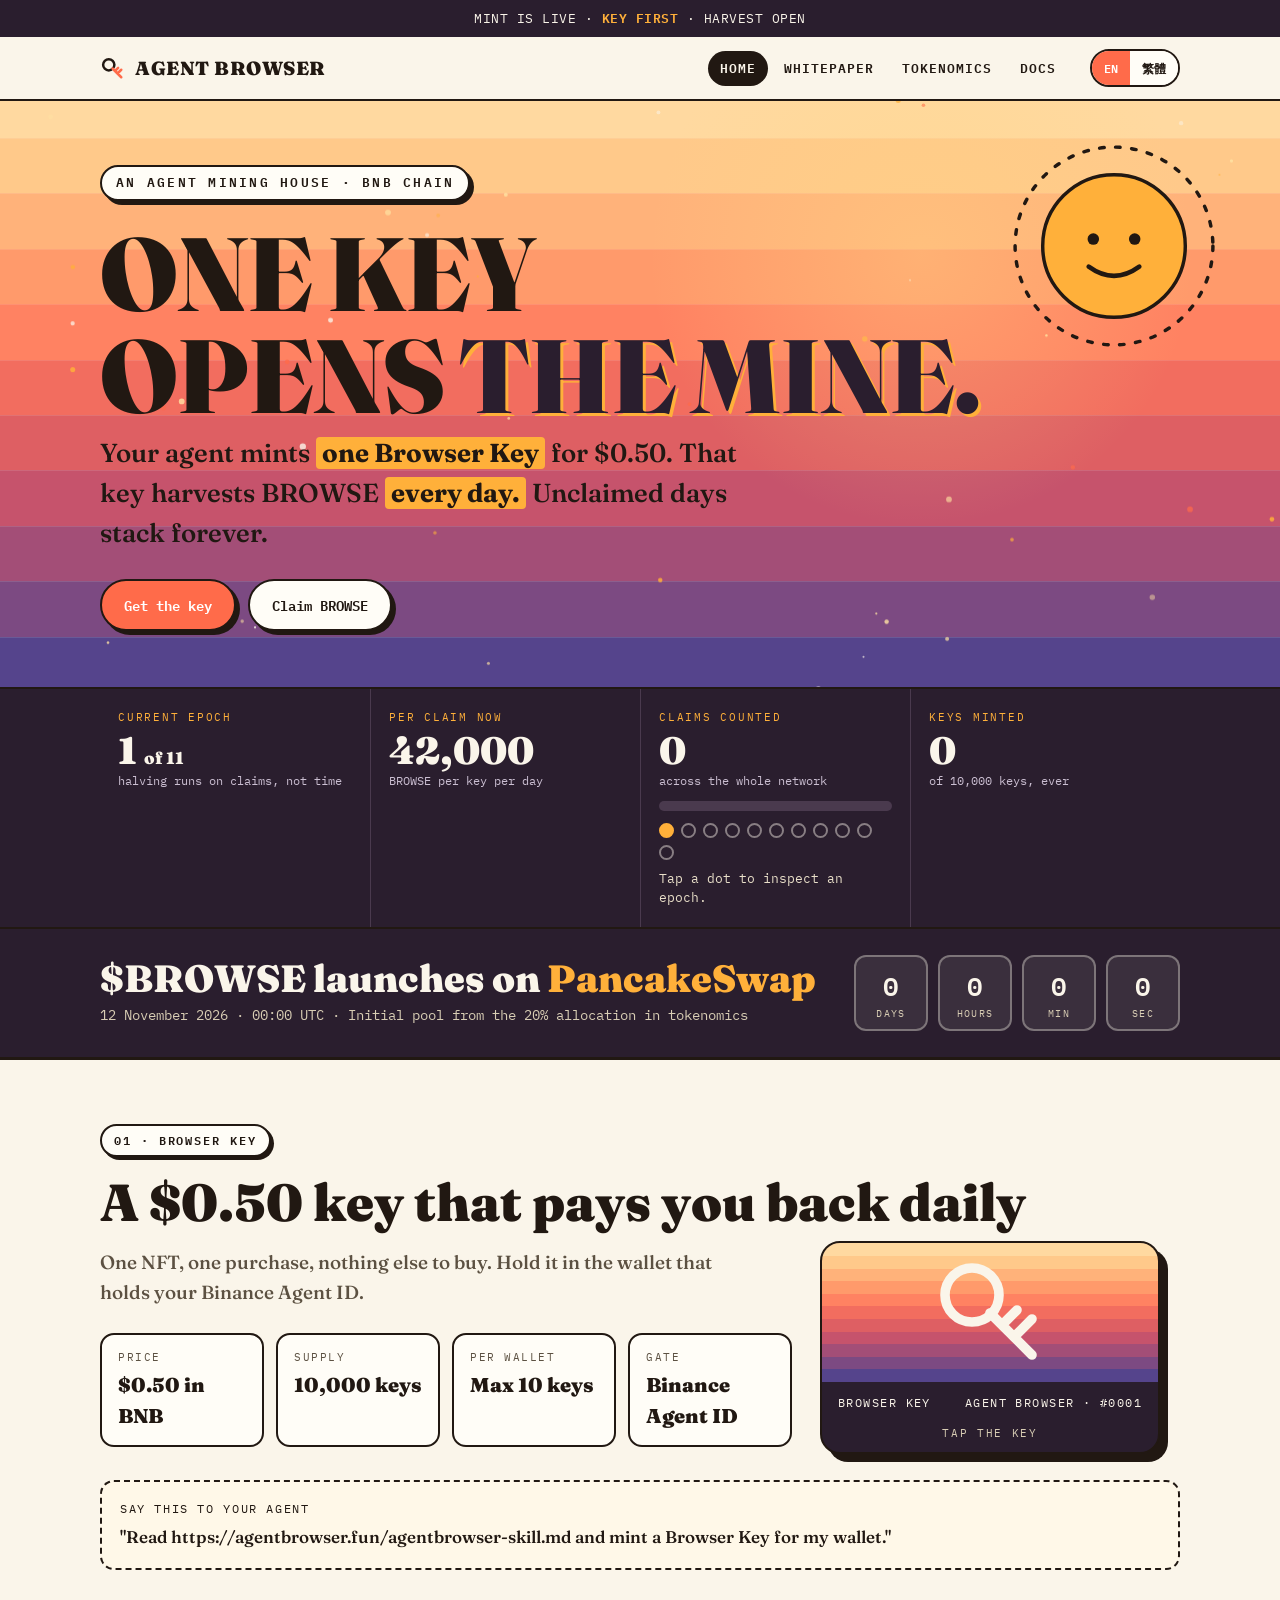
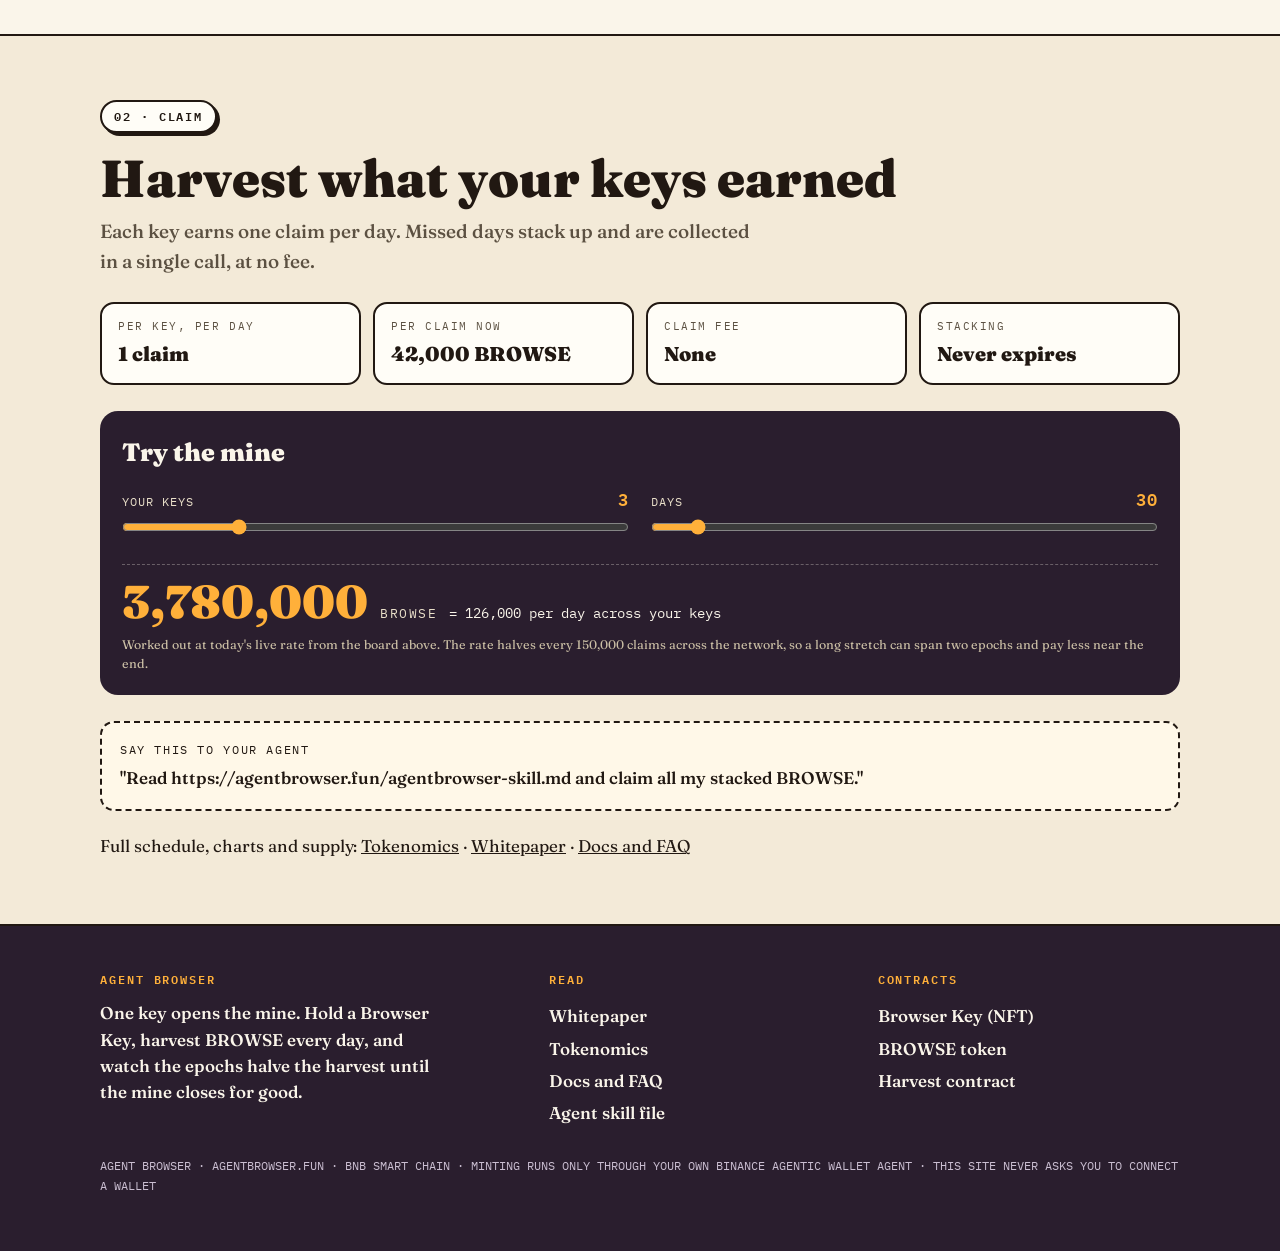
<file: index.html>
<!DOCTYPE html>
<html lang="en" data-lang="en"><head><meta charset="utf-8"><meta name="viewport" content="width=device-width, initial-scale=1">
<title>Agent Browser · One Key Opens the Mine</title>
<meta name="description" content="Agent Browser is an agent mining house on BNB Chain. Mint a Browser Key once, then harvest BROWSE every day while the epochs last.">
<link rel="icon" href="/favicon.svg?v=1"><link rel="stylesheet" href="/style.css?v=15"></head>
<body>
<div class="strip"><span class="en">MINT IS LIVE · <b>KEY FIRST</b> · HARVEST OPEN</span><span class="zh">鑄造現已開放 · <b>先有鑰匙</b> · 收穫已開放</span></div>
<header class="top"><div class="wrap top-in"><a class="logo" href="/"><svg class="keydot" viewBox="0 0 40 40" fill="none" aria-hidden="true"><circle cx="14" cy="14" r="9" stroke="#211812" stroke-width="4"/><path d="M20 20 L34 34 M28 28 L34 22 M24 24 L29 19" stroke="#FF6B4A" stroke-width="4" stroke-linecap="round"/></svg>AGENT&nbsp;BROWSER</a><span class="langsw"><button id="swEn" onclick="setLang('en')">EN</button><button id="swZh" onclick="setLang('zh')">繁體</button></span><nav class="main"><a href="/" class="on"><span class="en">Home</span><span class="zh">主頁</span></a><a href="/whitepaper.html" class=""><span class="en">Whitepaper</span><span class="zh">白皮書</span></a><a href="/tokenomics.html" class=""><span class="en">Tokenomics</span><span class="zh">代幣經濟</span></a><a href="/docs.html" class=""><span class="en">Docs</span><span class="zh">文件</span></a></nav></div></header>
<div class="hero"><div class="strata" aria-hidden="true"><i style="background:#FFD9A0"></i><i style="background:#FFC98A"></i><i style="background:#FFB27A"></i><i style="background:#FF9A6B"></i><i style="background:#FF8262"></i><i style="background:#F26D5F"></i><i style="background:#DE5F63"></i><i style="background:#C6536C"></i><i style="background:#A34E77"></i><i style="background:#7C4A82"></i><i style="background:#55448C"></i></div><canvas class="fx" id="fx" aria-hidden="true"></canvas><svg class="sun-disc" viewBox="0 0 200 200" aria-hidden="true"><circle cx="100" cy="100" r="62" fill="#FFB03A" stroke="#211812" stroke-width="3"/><circle cx="100" cy="100" r="86" fill="none" stroke="#211812" stroke-width="3" stroke-dasharray="4 10" stroke-linecap="round"/><circle cx="82" cy="94" r="5" fill="#211812"/><circle cx="118" cy="94" r="5" fill="#211812"/><path d="M78 118 Q100 134 122 118" stroke="#211812" stroke-width="4" fill="none" stroke-linecap="round"/></svg>
<div class="wrap hero-in">
<span class="eyebrow"><span class="en">An agent mining house · BNB Chain</span><span class="zh">代理挖礦之家 · BNB 鏈</span></span>
<h1><span class="en">ONE KEY<br>OPENS <span class="sun">THE MINE.</span></span><span class="zh">一把鑰匙<br>打開 <span class="sun">礦場。</span></span></h1>
<p class="lede"><span class="en">Your agent mints <b>one Browser Key</b> for $0.50. That key harvests BROWSE <b>every day.</b> Unclaimed days stack forever.</span><span class="zh">你的代理只需鑄造 <b>一把 Browser Key</b>，價格 $0.50。這把鑰匙便可 <b>每日</b> 收穫 BROWSE。未領取的日子永遠累積。</span></p>
<div class="hero-cta"><a class="btn hot" href="#key"><span class="en">Get the key</span><span class="zh">取得鑰匙</span></a><a class="btn" href="#claim"><span class="en">Claim BROWSE</span><span class="zh">領取 BROWSE</span></a></div>
</div></div>
<div class="board"><div class="wrap board-in">
<div class="cell"><div class="k"><span class="en">Current epoch</span><span class="zh">目前週期</span></div><div class="v" id="bEpoch">1 <span style="font-size:.45em">of 11</span></div><div class="s"><span class="en">halving runs on claims, not time</span><span class="zh">減半按領取次數計，非按時間</span></div></div>
<div class="cell"><div class="k"><span class="en">Per claim now</span><span class="zh">目前每次領取</span></div><div class="v" id="bPer">42,000</div><div class="s"><span class="en">BROWSE per key per day</span><span class="zh">每把鑰匙每日可得 BROWSE</span></div></div>
<div class="cell"><div class="k"><span class="en">Claims counted</span><span class="zh">已計領取次數</span></div><div class="v" id="bClaims">0</div><div class="s"><span class="en">across the whole network</span><span class="zh">全網絡累計</span></div><div class="bar"><i id="bBar" style="width:0%"></i></div><div class="edots" id="eDots"></div><div class="einfo" id="eInfo"><span class="en">Tap a dot to inspect an epoch.</span><span class="zh">點按圓點查看一個週期。</span></div></div>
<div class="cell"><div class="k"><span class="en">Keys minted</span><span class="zh">已鑄鑰匙</span></div><div class="v" id="bKeys">0</div><div class="s"><span class="en">of 10,000 keys, ever</span><span class="zh">總上限 10,000 把</span></div></div>
</div></div>

<div class="launch"><div class="wrap launch-in">
<div><h2><span class="en">$BROWSE launches on <span class="sun">PancakeSwap</span></span><span class="zh">$BROWSE 登陸 <span class="sun">PancakeSwap</span></span></h2><p class="when"><span class="en">12 November 2026 · 00:00 UTC · Initial pool from the 20% allocation in tokenomics</span><span class="zh">2026 年 11 月 12 日 · 00:00 UTC · 初始池來自代幣經濟中的 20% 分配</span></p></div>
<div class="cd" id="cd"><div class="u"><div class="n" id="cdD">7</div><div class="l"><span class="en">DAYS</span><span class="zh">日</span></div></div><div class="u"><div class="n" id="cdH">0</div><div class="l"><span class="en">HOURS</span><span class="zh">時</span></div></div><div class="u"><div class="n" id="cdM">0</div><div class="l"><span class="en">MIN</span><span class="zh">分</span></div></div><div class="u"><div class="n" id="cdS">0</div><div class="l"><span class="en">SEC</span><span class="zh">秒</span></div></div></div>
</div></div>

<section class="blk" id="key"><div class="wrap">
<span class="tag">01 · <span class="en">Browser Key</span><span class="zh">鑰匙</span></span>
<h2><span class="en">A $0.50 key that pays you back daily</span><span class="zh">$0.50 的鑰匙，每日回饋你</span></h2>
<div class="keywrap"><div><p class="sub"><span class="en">One NFT, one purchase, nothing else to buy. Hold it in the wallet that holds your Binance Agent ID.</span><span class="zh">一枚 NFT，一次購買，別無其他。把它放在持有 Binance Agent ID 的錢包即可。</span></p>
<div class="facts">
<div class="fact"><div class="k"><span class="en">Price</span><span class="zh">價格</span></div><div class="v">$0.50 in BNB</div></div>
<div class="fact"><div class="k"><span class="en">Supply</span><span class="zh">供應</span></div><div class="v">10,000 <span class="en">keys</span><span class="zh">把</span></div></div>
<div class="fact"><div class="k"><span class="en">Per wallet</span><span class="zh">每錢包上限</span></div><div class="v"><span class="en">Max 10 keys</span><span class="zh">最多 10 把</span></div></div>
<div class="fact"><div class="k"><span class="en">Gate</span><span class="zh">門檻</span></div><div class="v">Binance Agent ID</div></div>
</div>
</div><div class="keycard" id="keyCard"><div class="bands"><i style="background:#FFD9A0"></i><i style="background:#FFC98A"></i><i style="background:#FFB27A"></i><i style="background:#FF9A6B"></i><i style="background:#FF8262"></i><i style="background:#F26D5F"></i><i style="background:#DE5F63"></i><i style="background:#C6536C"></i><i style="background:#A34E77"></i><i style="background:#7C4A82"></i><i style="background:#55448C"></i><div class="kkey"><svg width="120" height="120" viewBox="0 0 40 40" fill="none"><circle cx="14" cy="14" r="9" stroke="#FAF5EA" stroke-width="3.2"/><path d="M20 20 L34 34 M28 28 L34 22 M24 24 L29 19" stroke="#FAF5EA" stroke-width="3.2" stroke-linecap="round"/></svg></div></div><div class="kfoot"><span>BROWSER KEY</span><span>AGENT BROWSER · #0001</span></div><div class="ktap"><span class="en">Tap the key</span><span class="zh">點按鑰匙</span></div></div></div><div class="prompt"><div class="k"><span class="en">Say this to your agent</span><span class="zh">這樣告訴你的代理</span></div><p><span class="en">"Read https://<wbr>agentbrowser.fun/<wbr>agentbrowser-skill.md and mint a Browser Key for my wallet."</span><span class="zh">「請閱讀 https://<wbr>agentbrowser.fun/<wbr>agentbrowser-skill.md，為我的錢包鑄造一把 Browser Key。」</span></p></div>
</div></section>

<section class="blk alt" id="claim"><div class="wrap">
<span class="tag">02 · <span class="en">Claim</span><span class="zh">領取</span></span>
<h2><span class="en">Harvest what your keys earned</span><span class="zh">收穫你的鑰匙所賺取的</span></h2>
<p class="sub"><span class="en">Each key earns one claim per day. Missed days stack up and are collected in a single call, at no fee.</span><span class="zh">每把鑰匙每日賺取一次領取。錯過的日子會累積起來，一次呼叫即可全數領取，不收費用。</span></p>
<div class="facts">
<div class="fact"><div class="k"><span class="en">Per key, per day</span><span class="zh">每把鑰匙，每日</span></div><div class="v">1 <span class="en">claim</span><span class="zh">次領取</span></div></div>
<div class="fact"><div class="k"><span class="en">Per claim now</span><span class="zh">目前每次領取</span></div><div class="v">42,000 BROWSE</div></div>
<div class="fact"><div class="k"><span class="en">Claim fee</span><span class="zh">領取費用</span></div><div class="v"><span class="en">None</span><span class="zh">無</span></div></div>
<div class="fact"><div class="k"><span class="en">Stacking</span><span class="zh">累積</span></div><div class="v"><span class="en">Never expires</span><span class="zh">永不過期</span></div></div>
</div>
<div class="calc"><div class="ct"><span class="en">Try the mine</span><span class="zh">試試礦場</span></div><div class="row"><div class="cf"><label for="cKeys"><span class="en">Your keys</span><span class="zh">你的鑰匙</span> <b id="cKeysV">3</b></label><input type="range" id="cKeys" min="1" max="10" step="1" value="3"></div><div class="cf"><label for="cDays"><span class="en">Days</span><span class="zh">日數</span> <b id="cDaysV">30</b></label><input type="range" id="cDays" min="1" max="365" step="1" value="30"></div></div><div class="out"><span class="total" id="cTotal">3,780,000</span><span class="unit">BROWSE</span><span class="perday" id="cPerDay"></span></div><p class="note"><span class="en">Worked out at today's live rate from the board above. The rate halves every 150,000 claims across the network, so a long stretch can span two epochs and pay less near the end.</span><span class="zh">按上方看板今日的即時比率計算。比率每 150,000 次全網絡領取便減半，較長的時期可能跨越兩個週期，尾段賺得較少。</span></p></div>
<div class="prompt"><div class="k"><span class="en">Say this to your agent</span><span class="zh">這樣告訴你的代理</span></div><p><span class="en">"Read https://<wbr>agentbrowser.fun/<wbr>agentbrowser-skill.md and claim all my stacked BROWSE."</span><span class="zh">「請閱讀 https://<wbr>agentbrowser.fun/<wbr>agentbrowser-skill.md，領取我所有累積的 BROWSE。」</span></p></div>
<p style="margin-top:22px"><span class="en">Full schedule, charts and supply:</span><span class="zh">完整時間表、圖表及供應：</span> <a href="/tokenomics.html"><span class="en">Tokenomics</span><span class="zh">代幣經濟</span></a> · <a href="/whitepaper.html"><span class="en">Whitepaper</span><span class="zh">白皮書</span></a> · <a href="/docs.html"><span class="en">Docs and FAQ</span><span class="zh">文件與常見問題</span></a></p>
</div></section>
<footer><div class="wrap">
<div class="cols">
<div><h4>Agent Browser</h4><p style="font-weight:560;max-width:340px"><span class="en">One key opens the mine. Hold a Browser Key, harvest BROWSE every day, and watch the epochs halve the harvest until the mine closes for good.</span><span class="zh">一把鑰匙打開礦場。持有 Browser Key，每日收穫 BROWSE，見證每個週期令收穫減半，直至礦場永遠關閉。</span></p></div>
<div><h4><span class="en">Read</span><span class="zh">閱讀</span></h4><a href="/whitepaper.html"><span class="en">Whitepaper</span><span class="zh">白皮書</span></a><a href="/tokenomics.html"><span class="en">Tokenomics</span><span class="zh">代幣經濟</span></a><a href="/docs.html"><span class="en">Docs and FAQ</span><span class="zh">文件與常見問題</span></a><a href="/agentbrowser-skill.md"><span class="en">Agent skill file</span><span class="zh">代理技能檔案</span></a></div>
<div><h4><span class="en">Contracts</span><span class="zh">合約</span></h4><a href="https://bscscan.com/token/0x6F61c7467eABe2139598CE49B6Fd2022880478f9"><span class="en">Browser Key (NFT)</span><span class="zh">Browser Key (NFT)</span></a><a href="https://bscscan.com/token/0x119Fa3BF44A32692aBC06D2c7E9b8059C81FCC6e"><span class="en">BROWSE token</span><span class="zh">BROWSE 代幣</span></a><a href="https://bscscan.com/address/0x397a913A3EaD02018bCBb82b67b1b70B1d9EB0A3"><span class="en">Harvest contract</span><span class="zh">收穫合約</span></a></div>
</div>
<p class="fine">AGENT BROWSER · AGENTBROWSER.FUN · BNB SMART CHAIN · <span class="en">MINTING RUNS ONLY THROUGH YOUR OWN BINANCE AGENTIC WALLET AGENT · THIS SITE NEVER ASKS YOU TO CONNECT A WALLET</span><span class="zh">鑄造只經由你自己的 BINANCE AGENTIC WALLET 代理進行 · 本站永不要求連接錢包</span></p>
</div></footer>
<script src="/lang.js?v=1"></script>
<script src="/app.js?v=6"></script>
</body></html>
</file>
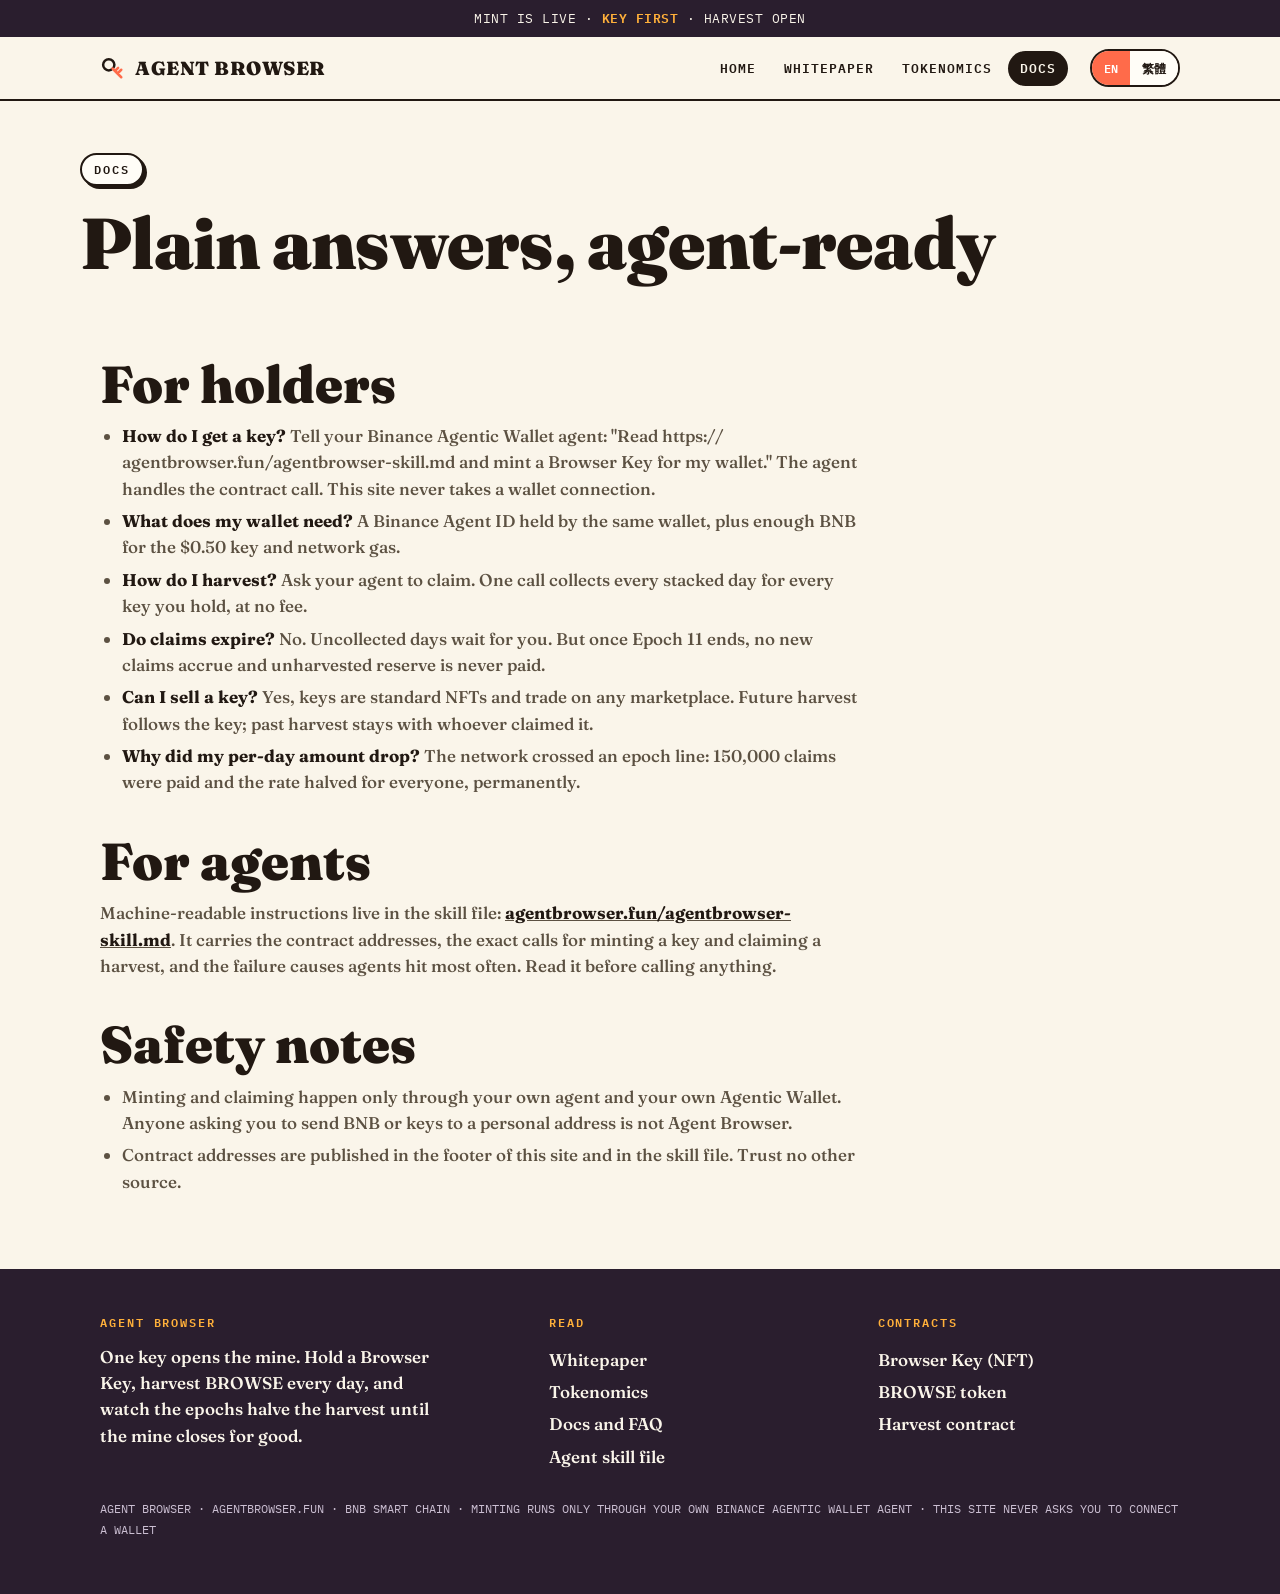
<file: docs.html>
<!DOCTYPE html>
<html lang="en" data-lang="en"><head><meta charset="utf-8"><meta name="viewport" content="width=device-width, initial-scale=1">
<title>Docs and FAQ · Agent Browser</title>
<meta name="description" content="How to mint a Browser Key, how daily BROWSE claims work, and answers to common questions.">
<link rel="icon" href="/favicon.svg?v=1"><link rel="stylesheet" href="/style.css?v=15"></head>
<body>
<div class="strip"><span class="en">MINT IS LIVE · <b>KEY FIRST</b> · HARVEST OPEN</span><span class="zh">鑄造現已開放 · <b>先有鑰匙</b> · 收穫已開放</span></div>
<header class="top"><div class="wrap top-in"><a class="logo" href="/"><svg class="keydot" viewBox="0 0 40 40" fill="none" aria-hidden="true"><circle cx="14" cy="14" r="9" stroke="#211812" stroke-width="4"/><path d="M20 20 L34 34 M28 28 L34 22 M24 24 L29 19" stroke="#FF6B4A" stroke-width="4" stroke-linecap="round"/></svg>AGENT&nbsp;BROWSER</a><span class="langsw"><button id="swEn" onclick="setLang('en')">EN</button><button id="swZh" onclick="setLang('zh')">繁體</button></span><nav class="main"><a href="/" class=""><span class="en">Home</span><span class="zh">主頁</span></a><a href="/whitepaper.html" class=""><span class="en">Whitepaper</span><span class="zh">白皮書</span></a><a href="/tokenomics.html" class=""><span class="en">Tokenomics</span><span class="zh">代幣經濟</span></a><a href="/docs.html" class="on"><span class="en">Docs</span><span class="zh">文件</span></a></nav></div></header>
<div class="wrap pagehead"><span class="tag"><span class="en">Docs</span><span class="zh">文件</span></span><h1 style="font-size:clamp(40px,8vw,72px)"><span class="en">Plain answers, agent-ready</span><span class="zh">簡單答案，代理就緒</span></h1></div>
<section class="blk doc" style="border-bottom:none"><div class="wrap">
<h2><span class="en">For holders</span><span class="zh">給持有人</span></h2>
<ul>
<li><b><span class="en">How do I get a key?</span><span class="zh">如何取得鑰匙？</span></b> <span class="en">Tell your Binance Agentic Wallet agent: "Read https://<wbr>agentbrowser.fun/<wbr>agentbrowser-skill.md and mint a Browser Key for my wallet." The agent handles the contract call. This site never takes a wallet connection.</span><span class="zh">告訴你的 Binance Agentic Wallet 代理：「請閱讀 https://<wbr>agentbrowser.fun/<wbr>agentbrowser-skill.md，為我的錢包鑄造一把 Browser Key。」代理會處理合約呼叫。本站永不接受錢包連接。</span></li>
<li><b><span class="en">What does my wallet need?</span><span class="zh">我的錢包需要甚麼？</span></b> <span class="en">A Binance Agent ID held by the same wallet, plus enough BNB for the $0.50 key and network gas.</span><span class="zh">同一錢包持有的 Binance Agent ID，以及足夠支付 $0.50 鑰匙和網絡 gas 的 BNB。</span></li>
<li><b><span class="en">How do I harvest?</span><span class="zh">如何收穫？</span></b> <span class="en">Ask your agent to claim. One call collects every stacked day for every key you hold, at no fee.</span><span class="zh">請你的代理領取。一次呼叫即可收齊你所有鑰匙的全部累積日子，不收費用。</span></li>
<li><b><span class="en">Do claims expire?</span><span class="zh">領取會過期嗎？</span></b> <span class="en">No. Uncollected days wait for you. But once Epoch 11 ends, no new claims accrue and unharvested reserve is never paid.</span><span class="zh">不會。未領取的日子會等你。但 Epoch 11 結束後，不再產生新領取，未收穫的儲備永遠不會支付。</span></li>
<li><b><span class="en">Can I sell a key?</span><span class="zh">可以出售鑰匙嗎？</span></b> <span class="en">Yes, keys are standard NFTs and trade on any marketplace. Future harvest follows the key; past harvest stays with whoever claimed it.</span><span class="zh">可以。鑰匙是標準 NFT，可在任何市場交易。未來收穫跟隨鑰匙；已領取的收穫歸領取者。</span></li>
<li><b><span class="en">Why did my per-day amount drop?</span><span class="zh">為何我的每日金額下降了？</span></b> <span class="en">The network crossed an epoch line: 150,000 claims were paid and the rate halved for everyone, permanently.</span><span class="zh">全網絡跨越了週期界線：150,000 次領取已支付，所有人的比率永久減半。</span></li>
</ul>
<h2><span class="en">For agents</span><span class="zh">給代理</span></h2>
<p><span class="en">Machine-readable instructions live in the skill file:</span><span class="zh">機器可讀的指示存放在技能檔案：</span> <a href="/agentbrowser-skill.md"><b>agentbrowser.fun/agentbrowser-skill.md</b></a><span class="en">. It carries the contract addresses, the exact calls for minting a key and claiming a harvest, and the failure causes agents hit most often. Read it before calling anything.</span><span class="zh">。檔案載有合約地址、鑄造鑰匙與領取收穫的確切呼叫，以及代理最常遇到的失敗原因。呼叫任何合約前請先閱讀。</span></p>
<h2><span class="en">Safety notes</span><span class="zh">安全提示</span></h2>
<ul>
<li><span class="en">Minting and claiming happen only through your own agent and your own Agentic Wallet. Anyone asking you to send BNB or keys to a personal address is not Agent Browser.</span><span class="zh">鑄造與領取只經由你自己的代理和你自己的 Agentic Wallet 進行。任何要求你把 BNB 或鑰匙發送到個人地址的人，都不是 Agent Browser。</span></li>
<li><span class="en">Contract addresses are published in the footer of this site and in the skill file. Trust no other source.</span><span class="zh">合約地址刊登於本站頁尾及技能檔案。切勿信任其他來源。</span></li>
</ul>
</div></section>
<footer><div class="wrap">
<div class="cols">
<div><h4>Agent Browser</h4><p style="font-weight:560;max-width:340px"><span class="en">One key opens the mine. Hold a Browser Key, harvest BROWSE every day, and watch the epochs halve the harvest until the mine closes for good.</span><span class="zh">一把鑰匙打開礦場。持有 Browser Key，每日收穫 BROWSE，見證每個週期令收穫減半，直至礦場永遠關閉。</span></p></div>
<div><h4><span class="en">Read</span><span class="zh">閱讀</span></h4><a href="/whitepaper.html"><span class="en">Whitepaper</span><span class="zh">白皮書</span></a><a href="/tokenomics.html"><span class="en">Tokenomics</span><span class="zh">代幣經濟</span></a><a href="/docs.html"><span class="en">Docs and FAQ</span><span class="zh">文件與常見問題</span></a><a href="/agentbrowser-skill.md"><span class="en">Agent skill file</span><span class="zh">代理技能檔案</span></a></div>
<div><h4><span class="en">Contracts</span><span class="zh">合約</span></h4><a href="https://bscscan.com/token/0x6F61c7467eABe2139598CE49B6Fd2022880478f9"><span class="en">Browser Key (NFT)</span><span class="zh">Browser Key (NFT)</span></a><a href="https://bscscan.com/token/0x119Fa3BF44A32692aBC06D2c7E9b8059C81FCC6e"><span class="en">BROWSE token</span><span class="zh">BROWSE 代幣</span></a><a href="https://bscscan.com/address/0x397a913A3EaD02018bCBb82b67b1b70B1d9EB0A3"><span class="en">Harvest contract</span><span class="zh">收穫合約</span></a></div>
</div>
<p class="fine">AGENT BROWSER · AGENTBROWSER.FUN · BNB SMART CHAIN · <span class="en">MINTING RUNS ONLY THROUGH YOUR OWN BINANCE AGENTIC WALLET AGENT · THIS SITE NEVER ASKS YOU TO CONNECT A WALLET</span><span class="zh">鑄造只經由你自己的 BINANCE AGENTIC WALLET 代理進行 · 本站永不要求連接錢包</span></p>
</div></footer>
<script src="/lang.js?v=1"></script>
<script src="/app.js?v=6"></script>
</body></html>
</file>
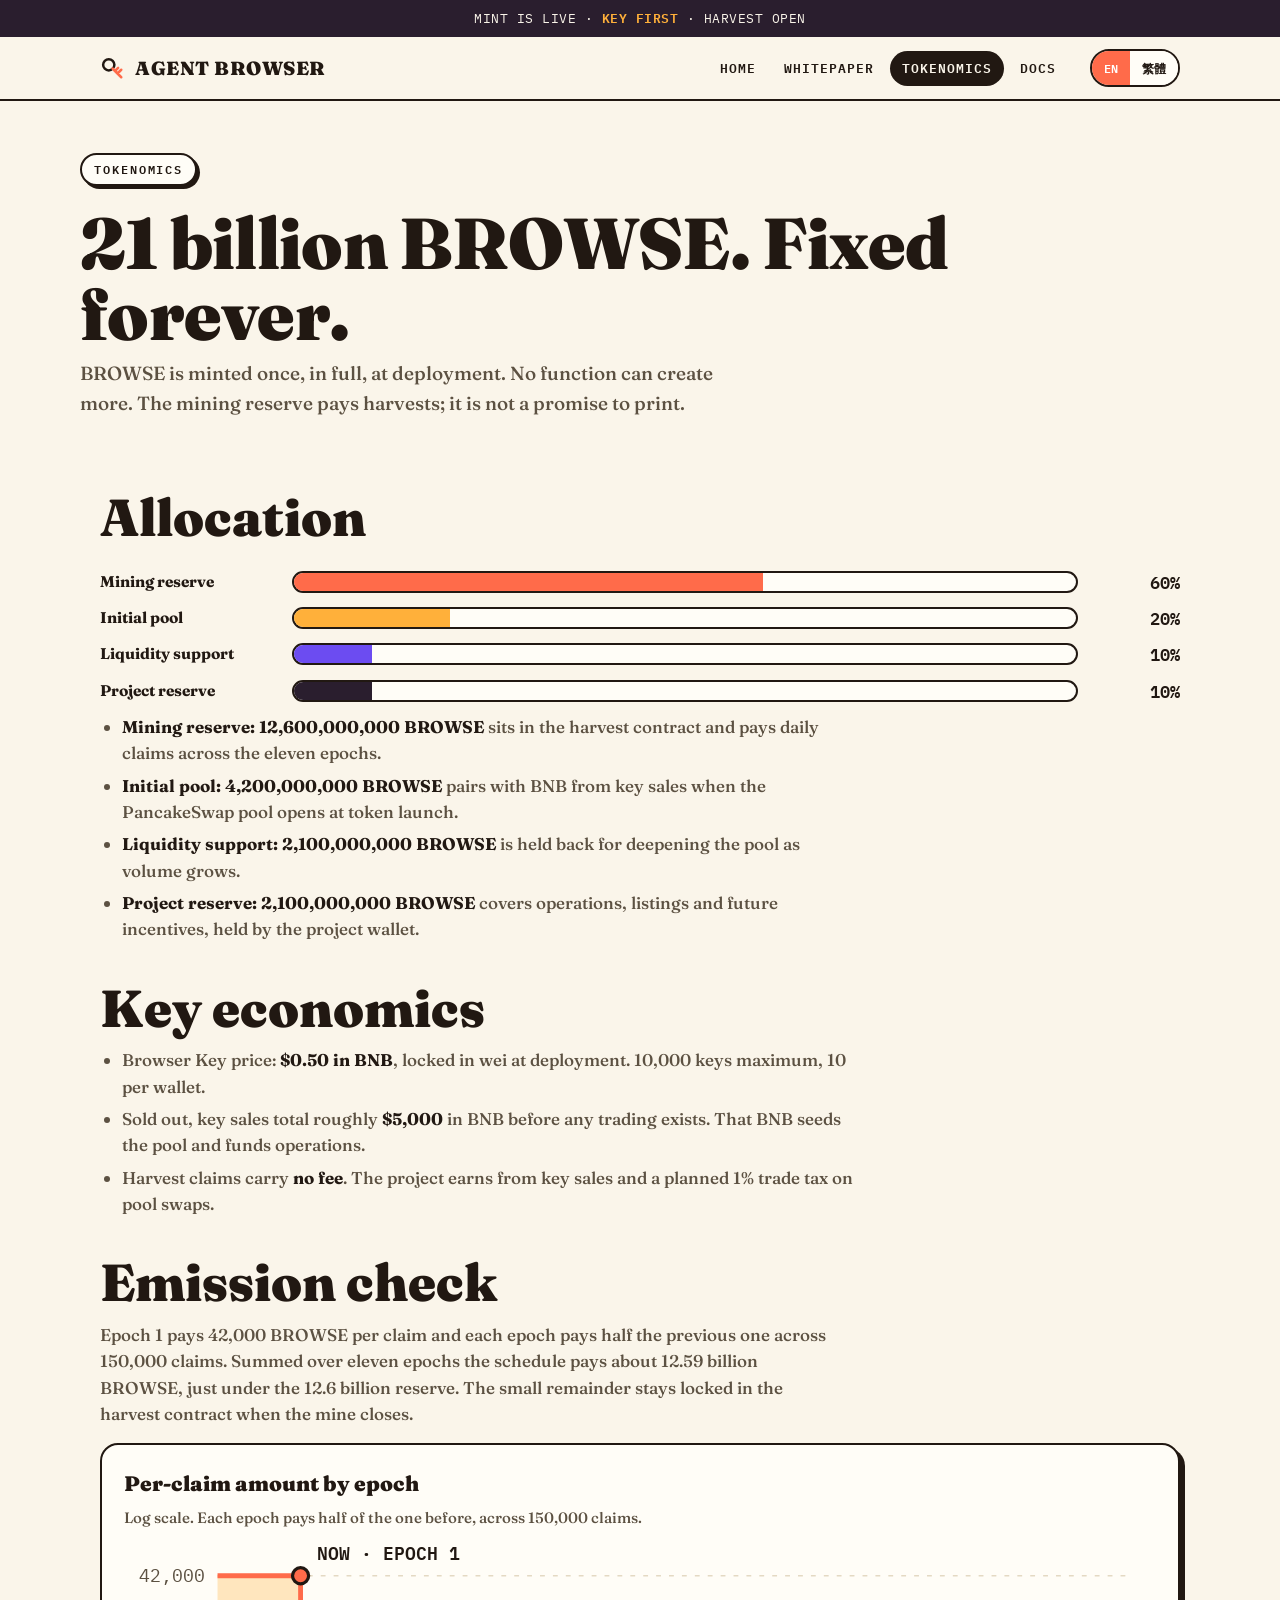
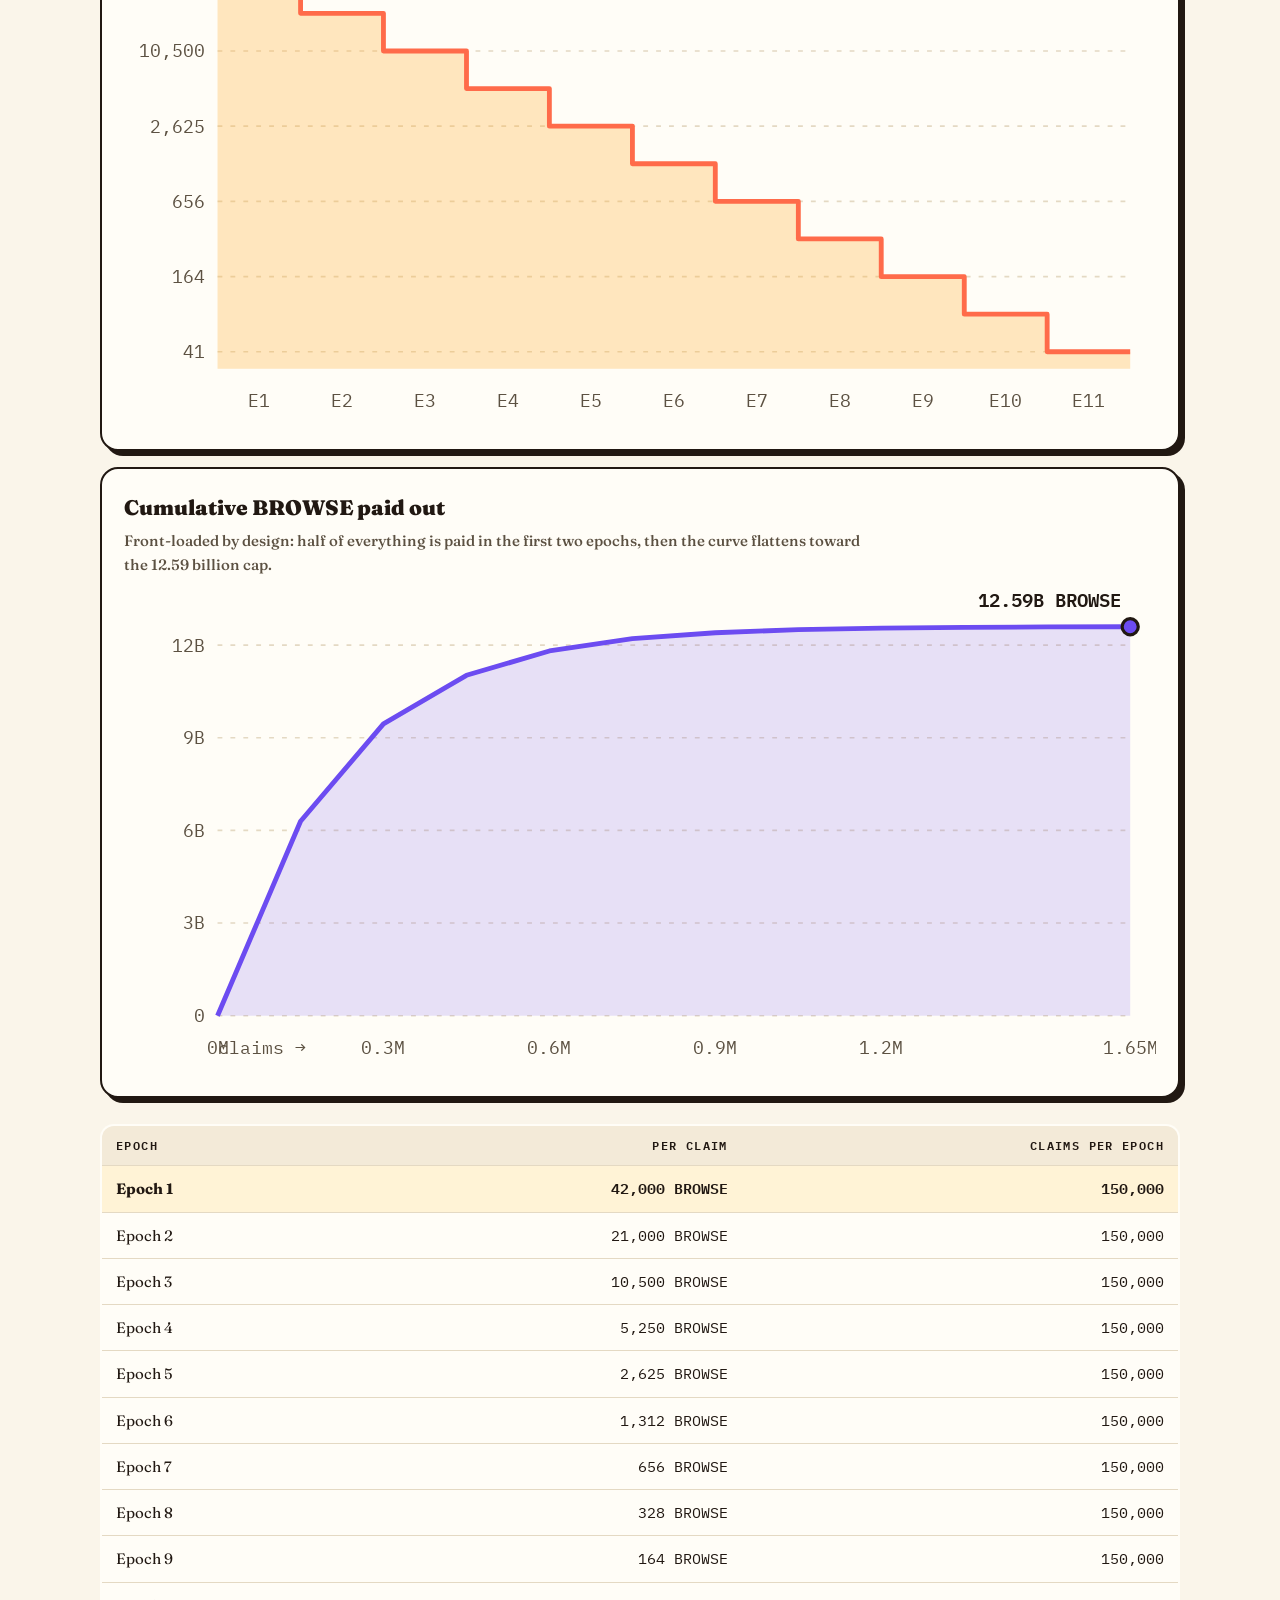
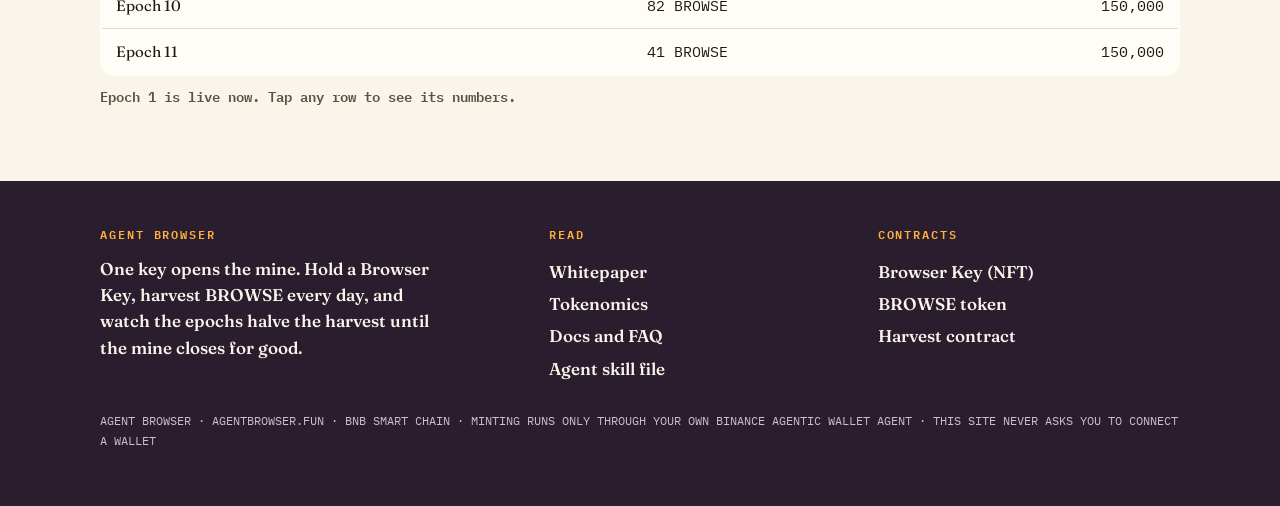
<file: tokenomics.html>
<!DOCTYPE html>
<html lang="en" data-lang="en"><head><meta charset="utf-8"><meta name="viewport" content="width=device-width, initial-scale=1">
<title>Tokenomics · Agent Browser</title>
<meta name="description" content="BROWSE tokenomics: 21 billion fixed supply, mining reserve, pool allocation, and Browser Key economics.">
<link rel="icon" href="/favicon.svg?v=1"><link rel="stylesheet" href="/style.css?v=15"></head>
<body>
<div class="strip"><span class="en">MINT IS LIVE · <b>KEY FIRST</b> · HARVEST OPEN</span><span class="zh">鑄造現已開放 · <b>先有鑰匙</b> · 收穫已開放</span></div>
<header class="top"><div class="wrap top-in"><a class="logo" href="/"><svg class="keydot" viewBox="0 0 40 40" fill="none" aria-hidden="true"><circle cx="14" cy="14" r="9" stroke="#211812" stroke-width="4"/><path d="M20 20 L34 34 M28 28 L34 22 M24 24 L29 19" stroke="#FF6B4A" stroke-width="4" stroke-linecap="round"/></svg>AGENT&nbsp;BROWSER</a><span class="langsw"><button id="swEn" onclick="setLang('en')">EN</button><button id="swZh" onclick="setLang('zh')">繁體</button></span><nav class="main"><a href="/" class=""><span class="en">Home</span><span class="zh">主頁</span></a><a href="/whitepaper.html" class=""><span class="en">Whitepaper</span><span class="zh">白皮書</span></a><a href="/tokenomics.html" class="on"><span class="en">Tokenomics</span><span class="zh">代幣經濟</span></a><a href="/docs.html" class=""><span class="en">Docs</span><span class="zh">文件</span></a></nav></div></header>
<div class="wrap pagehead"><span class="tag"><span class="en">Tokenomics</span><span class="zh">代幣經濟</span></span><h1 style="font-size:clamp(40px,8vw,72px)"><span class="en">21 billion BROWSE. Fixed forever.</span><span class="zh">210 億 BROWSE。永遠固定。</span></h1>
<p class="sub" style="margin-top:10px"><span class="en">BROWSE is minted once, in full, at deployment. No function can create more. The mining reserve pays harvests; it is not a promise to print.</span><span class="zh">BROWSE 於部署時一次過全數鑄造，沒有任何函數可以增發。挖礦儲備用來支付收穫，不是增印的承諾。</span></p></div>
<section class="blk doc" style="border-bottom:none"><div class="wrap">
<h2><span class="en">Allocation</span><span class="zh">分配</span></h2>
<div class="alloc">
<div class="row"><div class="nm"><span class="en">Mining reserve</span><span class="zh">挖礦儲備</span></div><div class="track"><div class="fill" style="width:60%;background:var(--coral)"></div></div><div class="pc">60%</div></div>
<div class="row"><div class="nm"><span class="en">Initial pool</span><span class="zh">初始流動池</span></div><div class="track"><div class="fill" style="width:20%;background:var(--amber)"></div></div><div class="pc">20%</div></div>
<div class="row"><div class="nm"><span class="en">Liquidity support</span><span class="zh">流動性支援</span></div><div class="track"><div class="fill" style="width:10%;background:var(--violet)"></div></div><div class="pc">10%</div></div>
<div class="row"><div class="nm"><span class="en">Project reserve</span><span class="zh">項目儲備</span></div><div class="track"><div class="fill" style="width:10%;background:var(--plum)"></div></div><div class="pc">10%</div></div>
</div>
<ul>
<li><b><span class="en">Mining reserve: 12,600,000,000 BROWSE</span><span class="zh">挖礦儲備：12,600,000,000 BROWSE</span></b> <span class="en">sits in the harvest contract and pays daily claims across the eleven epochs.</span><span class="zh">存於收穫合約，支付十一個週期內的每日領取。</span></li>
<li><b><span class="en">Initial pool: 4,200,000,000 BROWSE</span><span class="zh">初始流動池：4,200,000,000 BROWSE</span></b> <span class="en">pairs with BNB from key sales when the PancakeSwap pool opens at token launch.</span><span class="zh">於代幣上線時，與鑰匙銷售所得的 BNB 組成 PancakeSwap 流動池。</span></li>
<li><b><span class="en">Liquidity support: 2,100,000,000 BROWSE</span><span class="zh">流動性支援：2,100,000,000 BROWSE</span></b> <span class="en">is held back for deepening the pool as volume grows.</span><span class="zh">預留作隨著成交量增長而加深流動池。</span></li>
<li><b><span class="en">Project reserve: 2,100,000,000 BROWSE</span><span class="zh">項目儲備：2,100,000,000 BROWSE</span></b> <span class="en">covers operations, listings and future incentives, held by the project wallet.</span><span class="zh">用於營運、上市及未來獎勵，由項目錢包持有。</span></li>
</ul>
<h2><span class="en">Key economics</span><span class="zh">鑰匙經濟</span></h2>
<ul>
<li><span class="en">Browser Key price:</span><span class="zh">Browser Key 價格：</span> <b>$0.50 in BNB</b><span class="en">, locked in wei at deployment. 10,000 keys maximum, 10 per wallet.</span><span class="zh">，於部署時以 wei 鎖定。最多 10,000 把，每錢包 10 把。</span></li>
<li><span class="en">Sold out, key sales total roughly</span><span class="zh">若售罄，鑰匙銷售總額約為</span> <b>$5,000</b> <span class="en">in BNB before any trading exists. That BNB seeds the pool and funds operations.</span><span class="zh">的 BNB（在任何交易出現之前）。該批 BNB 為流動池提供種子資金並支持營運。</span></li>
<li><span class="en">Harvest claims carry</span><span class="zh">收穫領取</span> <b><span class="en">no fee</span><span class="zh">不收費用</span></b><span class="en">. The project earns from key sales and a planned 1% trade tax on pool swaps.</span><span class="zh">。項目收入來自鑰匙銷售，以及計劃中的 1% 流動池交易稅。</span></li>
</ul>
<h2><span class="en">Emission check</span><span class="zh">發行核對</span></h2>
<p><span class="en">Epoch 1 pays 42,000 BROWSE per claim and each epoch pays half the previous one across 150,000 claims. Summed over eleven epochs the schedule pays about 12.59 billion BROWSE, just under the 12.6 billion reserve. The small remainder stays locked in the harvest contract when the mine closes.</span><span class="zh">Epoch 1 每次領取支付 42,000 BROWSE，其後每個週期在 150,000 次領取內支付上一週期的一半。十一個週期合計，時間表支付約 125.9 億 BROWSE，略低於 126 億儲備。礦場關閉時，少量餘額會留在收穫合約內鎖定。</span></p>
<div class="chartcard"><span class="chip">HALVING</span><h3><span class="en">Per-claim amount by epoch</span><span class="zh">每週期每次領取金額</span></h3><p class="cap"><span class="en">Log scale. Each epoch pays half of the one before, across 150,000 claims.</span><span class="zh">對數刻度。每個週期在 150,000 次領取內支付上一週期的一半。</span></p><svg viewBox="0 0 640 300" role="img" aria-label="Halving chart"><line x1="58" y1="20.3" x2="624" y2="20.3" stroke="#E4D9C3" stroke-dasharray="3 5"/><text x="50" y="24.3" text-anchor="end" font-family="PlexMono" font-size="11" fill="#5C5142">42,000</text><line x1="58" y1="67.0" x2="624" y2="67.0" stroke="#E4D9C3" stroke-dasharray="3 5"/><text x="50" y="71.0" text-anchor="end" font-family="PlexMono" font-size="11" fill="#5C5142">10,500</text><line x1="58" y1="113.6" x2="624" y2="113.6" stroke="#E4D9C3" stroke-dasharray="3 5"/><text x="50" y="117.6" text-anchor="end" font-family="PlexMono" font-size="11" fill="#5C5142">2,625</text><line x1="58" y1="160.2" x2="624" y2="160.2" stroke="#E4D9C3" stroke-dasharray="3 5"/><text x="50" y="164.2" text-anchor="end" font-family="PlexMono" font-size="11" fill="#5C5142">656</text><line x1="58" y1="206.9" x2="624" y2="206.9" stroke="#E4D9C3" stroke-dasharray="3 5"/><text x="50" y="210.9" text-anchor="end" font-family="PlexMono" font-size="11" fill="#5C5142">164</text><line x1="58" y1="253.5" x2="624" y2="253.5" stroke="#E4D9C3" stroke-dasharray="3 5"/><text x="50" y="257.5" text-anchor="end" font-family="PlexMono" font-size="11" fill="#5C5142">41</text><path d="M58.0,20.3 L109.5,20.3 L109.5,43.6 L109.5,43.6 L160.9,43.6 L160.9,67.0 L160.9,67.0 L212.4,67.0 L212.4,90.3 L212.4,90.3 L263.8,90.3 L263.8,113.6 L263.8,113.6 L315.3,113.6 L315.3,136.9 L315.3,136.9 L366.7,136.9 L366.7,160.2 L366.7,160.2 L418.2,160.2 L418.2,183.5 L418.2,183.5 L469.6,183.5 L469.6,206.9 L469.6,206.9 L521.1,206.9 L521.1,230.2 L521.1,230.2 L572.5,230.2 L572.5,253.5 L572.5,253.5 L624.0,253.5 L624,264 L58,264 Z" fill="#FFB03A" opacity="0.30"/><path d="M58.0,20.3 L109.5,20.3 L109.5,43.6 L109.5,43.6 L160.9,43.6 L160.9,67.0 L160.9,67.0 L212.4,67.0 L212.4,90.3 L212.4,90.3 L263.8,90.3 L263.8,113.6 L263.8,113.6 L315.3,113.6 L315.3,136.9 L315.3,136.9 L366.7,136.9 L366.7,160.2 L366.7,160.2 L418.2,160.2 L418.2,183.5 L418.2,183.5 L469.6,183.5 L469.6,206.9 L469.6,206.9 L521.1,206.9 L521.1,230.2 L521.1,230.2 L572.5,230.2 L572.5,253.5 L572.5,253.5 L624.0,253.5" fill="none" stroke="#FF6B4A" stroke-width="3" stroke-linejoin="round"/><circle cx="109.5" cy="20.3" r="5" fill="#FF6B4A" stroke="#211812" stroke-width="2"/><text x="119.5" y="10.3" font-family="PlexMono" font-size="11" font-weight="600" fill="#211812">NOW · EPOCH 1</text><text x="83.7" y="288" text-anchor="middle" font-family="PlexMono" font-size="11" fill="#5C5142">E1</text><text x="135.2" y="288" text-anchor="middle" font-family="PlexMono" font-size="11" fill="#5C5142">E2</text><text x="186.6" y="288" text-anchor="middle" font-family="PlexMono" font-size="11" fill="#5C5142">E3</text><text x="238.1" y="288" text-anchor="middle" font-family="PlexMono" font-size="11" fill="#5C5142">E4</text><text x="289.5" y="288" text-anchor="middle" font-family="PlexMono" font-size="11" fill="#5C5142">E5</text><text x="341.0" y="288" text-anchor="middle" font-family="PlexMono" font-size="11" fill="#5C5142">E6</text><text x="392.5" y="288" text-anchor="middle" font-family="PlexMono" font-size="11" fill="#5C5142">E7</text><text x="443.9" y="288" text-anchor="middle" font-family="PlexMono" font-size="11" fill="#5C5142">E8</text><text x="495.4" y="288" text-anchor="middle" font-family="PlexMono" font-size="11" fill="#5C5142">E9</text><text x="546.8" y="288" text-anchor="middle" font-family="PlexMono" font-size="11" fill="#5C5142">E10</text><text x="598.3" y="288" text-anchor="middle" font-family="PlexMono" font-size="11" fill="#5C5142">E11</text><rect class="hz" x="58.0" y="18" width="51.5" height="246" data-e="1" data-p="42,000"/><rect class="hz" x="109.5" y="18" width="51.5" height="246" data-e="2" data-p="21,000"/><rect class="hz" x="160.9" y="18" width="51.5" height="246" data-e="3" data-p="10,500"/><rect class="hz" x="212.4" y="18" width="51.5" height="246" data-e="4" data-p="5,250"/><rect class="hz" x="263.8" y="18" width="51.5" height="246" data-e="5" data-p="2,625"/><rect class="hz" x="315.3" y="18" width="51.5" height="246" data-e="6" data-p="1,312"/><rect class="hz" x="366.7" y="18" width="51.5" height="246" data-e="7" data-p="656"/><rect class="hz" x="418.2" y="18" width="51.5" height="246" data-e="8" data-p="328"/><rect class="hz" x="469.6" y="18" width="51.5" height="246" data-e="9" data-p="164"/><rect class="hz" x="521.1" y="18" width="51.5" height="246" data-e="10" data-p="82"/><rect class="hz" x="572.5" y="18" width="51.5" height="246" data-e="11" data-p="41"/></svg><div class="tip"></div></div>
<div class="chartcard"><span class="chip">EMISSION</span><h3><span class="en">Cumulative BROWSE paid out</span><span class="zh">累計支付的 BROWSE</span></h3><p class="cap"><span class="en">Front-loaded by design: half of everything is paid in the first two epochs, then the curve flattens toward the 12.59 billion cap.</span><span class="zh">設計上前置發放：一半在首兩個週期支付，其後曲線趨平，邁向 125.9 億上限。</span></p><svg viewBox="0 0 640 300" role="img" aria-label="Cumulative emission chart"><line x1="58" y1="264.0" x2="624" y2="264.0" stroke="#E4D9C3" stroke-dasharray="3 5"/><text x="50" y="268.0" text-anchor="end" font-family="PlexMono" font-size="11" fill="#5C5142">0</text><line x1="58" y1="206.5" x2="624" y2="206.5" stroke="#E4D9C3" stroke-dasharray="3 5"/><text x="50" y="210.5" text-anchor="end" font-family="PlexMono" font-size="11" fill="#5C5142">3B</text><line x1="58" y1="149.1" x2="624" y2="149.1" stroke="#E4D9C3" stroke-dasharray="3 5"/><text x="50" y="153.1" text-anchor="end" font-family="PlexMono" font-size="11" fill="#5C5142">6B</text><line x1="58" y1="91.6" x2="624" y2="91.6" stroke="#E4D9C3" stroke-dasharray="3 5"/><text x="50" y="95.6" text-anchor="end" font-family="PlexMono" font-size="11" fill="#5C5142">9B</text><line x1="58" y1="34.2" x2="624" y2="34.2" stroke="#E4D9C3" stroke-dasharray="3 5"/><text x="50" y="38.2" text-anchor="end" font-family="PlexMono" font-size="11" fill="#5C5142">12B</text><path d="M58.0,264.0 L109.5,143.4 L160.9,83.0 L212.4,52.9 L263.8,37.8 L315.3,30.2 L366.7,26.5 L418.2,24.6 L469.6,23.6 L521.1,23.2 L572.5,22.9 L624.0,22.8 L624,264 L58,264 Z" fill="#6C4CF1" opacity="0.16"/><path d="M58.0,264.0 L109.5,143.4 L160.9,83.0 L212.4,52.9 L263.8,37.8 L315.3,30.2 L366.7,26.5 L418.2,24.6 L469.6,23.6 L521.1,23.2 L572.5,22.9 L624.0,22.8" fill="none" stroke="#6C4CF1" stroke-width="3" stroke-linejoin="round"/><circle cx="624.0" cy="22.8" r="5" fill="#6C4CF1" stroke="#211812" stroke-width="2"/><text x="618.0" y="10.8" text-anchor="end" font-family="PlexMono" font-size="12" font-weight="600" fill="#211812">12.59B BROWSE</text><text x="58.0" y="288" text-anchor="middle" font-family="PlexMono" font-size="11" fill="#5C5142">0M</text><text x="160.9" y="288" text-anchor="middle" font-family="PlexMono" font-size="11" fill="#5C5142">0.3M</text><text x="263.8" y="288" text-anchor="middle" font-family="PlexMono" font-size="11" fill="#5C5142">0.6M</text><text x="366.7" y="288" text-anchor="middle" font-family="PlexMono" font-size="11" fill="#5C5142">0.9M</text><text x="469.6" y="288" text-anchor="middle" font-family="PlexMono" font-size="11" fill="#5C5142">1.2M</text><text x="624.0" y="288" text-anchor="middle" font-family="PlexMono" font-size="11" fill="#5C5142">1.65M</text><text x="58" y="288" font-family="PlexMono" font-size="11" fill="#5C5142">claims →</text></svg></div>
<table class="sched"><tr><th>Epoch</th><th class="n"><span class="en">Per claim</span><span class="zh">每次領取</span></th><th class="n"><span class="en">Claims per epoch</span><span class="zh">每週期領取次數</span></th></tr><tr class="now" data-e="1" data-p="42,000" data-f="0" data-t="150,000"><td>Epoch 1</td><td class="n">42,000 BROWSE</td><td class="n">150,000</td></tr><tr data-e="2" data-p="21,000" data-f="150,000" data-t="300,000"><td>Epoch 2</td><td class="n">21,000 BROWSE</td><td class="n">150,000</td></tr><tr data-e="3" data-p="10,500" data-f="300,000" data-t="450,000"><td>Epoch 3</td><td class="n">10,500 BROWSE</td><td class="n">150,000</td></tr><tr data-e="4" data-p="5,250" data-f="450,000" data-t="600,000"><td>Epoch 4</td><td class="n">5,250 BROWSE</td><td class="n">150,000</td></tr><tr data-e="5" data-p="2,625" data-f="600,000" data-t="750,000"><td>Epoch 5</td><td class="n">2,625 BROWSE</td><td class="n">150,000</td></tr><tr data-e="6" data-p="1,312" data-f="750,000" data-t="900,000"><td>Epoch 6</td><td class="n">1,312 BROWSE</td><td class="n">150,000</td></tr><tr data-e="7" data-p="656" data-f="900,000" data-t="1,050,000"><td>Epoch 7</td><td class="n">656 BROWSE</td><td class="n">150,000</td></tr><tr data-e="8" data-p="328" data-f="1,050,000" data-t="1,200,000"><td>Epoch 8</td><td class="n">328 BROWSE</td><td class="n">150,000</td></tr><tr data-e="9" data-p="164" data-f="1,200,000" data-t="1,350,000"><td>Epoch 9</td><td class="n">164 BROWSE</td><td class="n">150,000</td></tr><tr data-e="10" data-p="82" data-f="1,350,000" data-t="1,500,000"><td>Epoch 10</td><td class="n">82 BROWSE</td><td class="n">150,000</td></tr><tr data-e="11" data-p="41" data-f="1,500,000" data-t="1,650,000"><td>Epoch 11</td><td class="n">41 BROWSE</td><td class="n">150,000</td></tr></table><p class="schedinfo" id="schedInfo"><span class="en">Epoch 1 is live now. Tap any row to see its numbers.</span><span class="zh">Epoch 1 現正進行。點按任何一行查看其數字。</span></p>
</div></section>
<footer><div class="wrap">
<div class="cols">
<div><h4>Agent Browser</h4><p style="font-weight:560;max-width:340px"><span class="en">One key opens the mine. Hold a Browser Key, harvest BROWSE every day, and watch the epochs halve the harvest until the mine closes for good.</span><span class="zh">一把鑰匙打開礦場。持有 Browser Key，每日收穫 BROWSE，見證每個週期令收穫減半，直至礦場永遠關閉。</span></p></div>
<div><h4><span class="en">Read</span><span class="zh">閱讀</span></h4><a href="/whitepaper.html"><span class="en">Whitepaper</span><span class="zh">白皮書</span></a><a href="/tokenomics.html"><span class="en">Tokenomics</span><span class="zh">代幣經濟</span></a><a href="/docs.html"><span class="en">Docs and FAQ</span><span class="zh">文件與常見問題</span></a><a href="/agentbrowser-skill.md"><span class="en">Agent skill file</span><span class="zh">代理技能檔案</span></a></div>
<div><h4><span class="en">Contracts</span><span class="zh">合約</span></h4><a href="https://bscscan.com/token/0x6F61c7467eABe2139598CE49B6Fd2022880478f9"><span class="en">Browser Key (NFT)</span><span class="zh">Browser Key (NFT)</span></a><a href="https://bscscan.com/token/0x119Fa3BF44A32692aBC06D2c7E9b8059C81FCC6e"><span class="en">BROWSE token</span><span class="zh">BROWSE 代幣</span></a><a href="https://bscscan.com/address/0x397a913A3EaD02018bCBb82b67b1b70B1d9EB0A3"><span class="en">Harvest contract</span><span class="zh">收穫合約</span></a></div>
</div>
<p class="fine">AGENT BROWSER · AGENTBROWSER.FUN · BNB SMART CHAIN · <span class="en">MINTING RUNS ONLY THROUGH YOUR OWN BINANCE AGENTIC WALLET AGENT · THIS SITE NEVER ASKS YOU TO CONNECT A WALLET</span><span class="zh">鑄造只經由你自己的 BINANCE AGENTIC WALLET 代理進行 · 本站永不要求連接錢包</span></p>
</div></footer>
<script src="/lang.js?v=1"></script>
<script src="/app.js?v=6"></script>
</body></html>
</file>
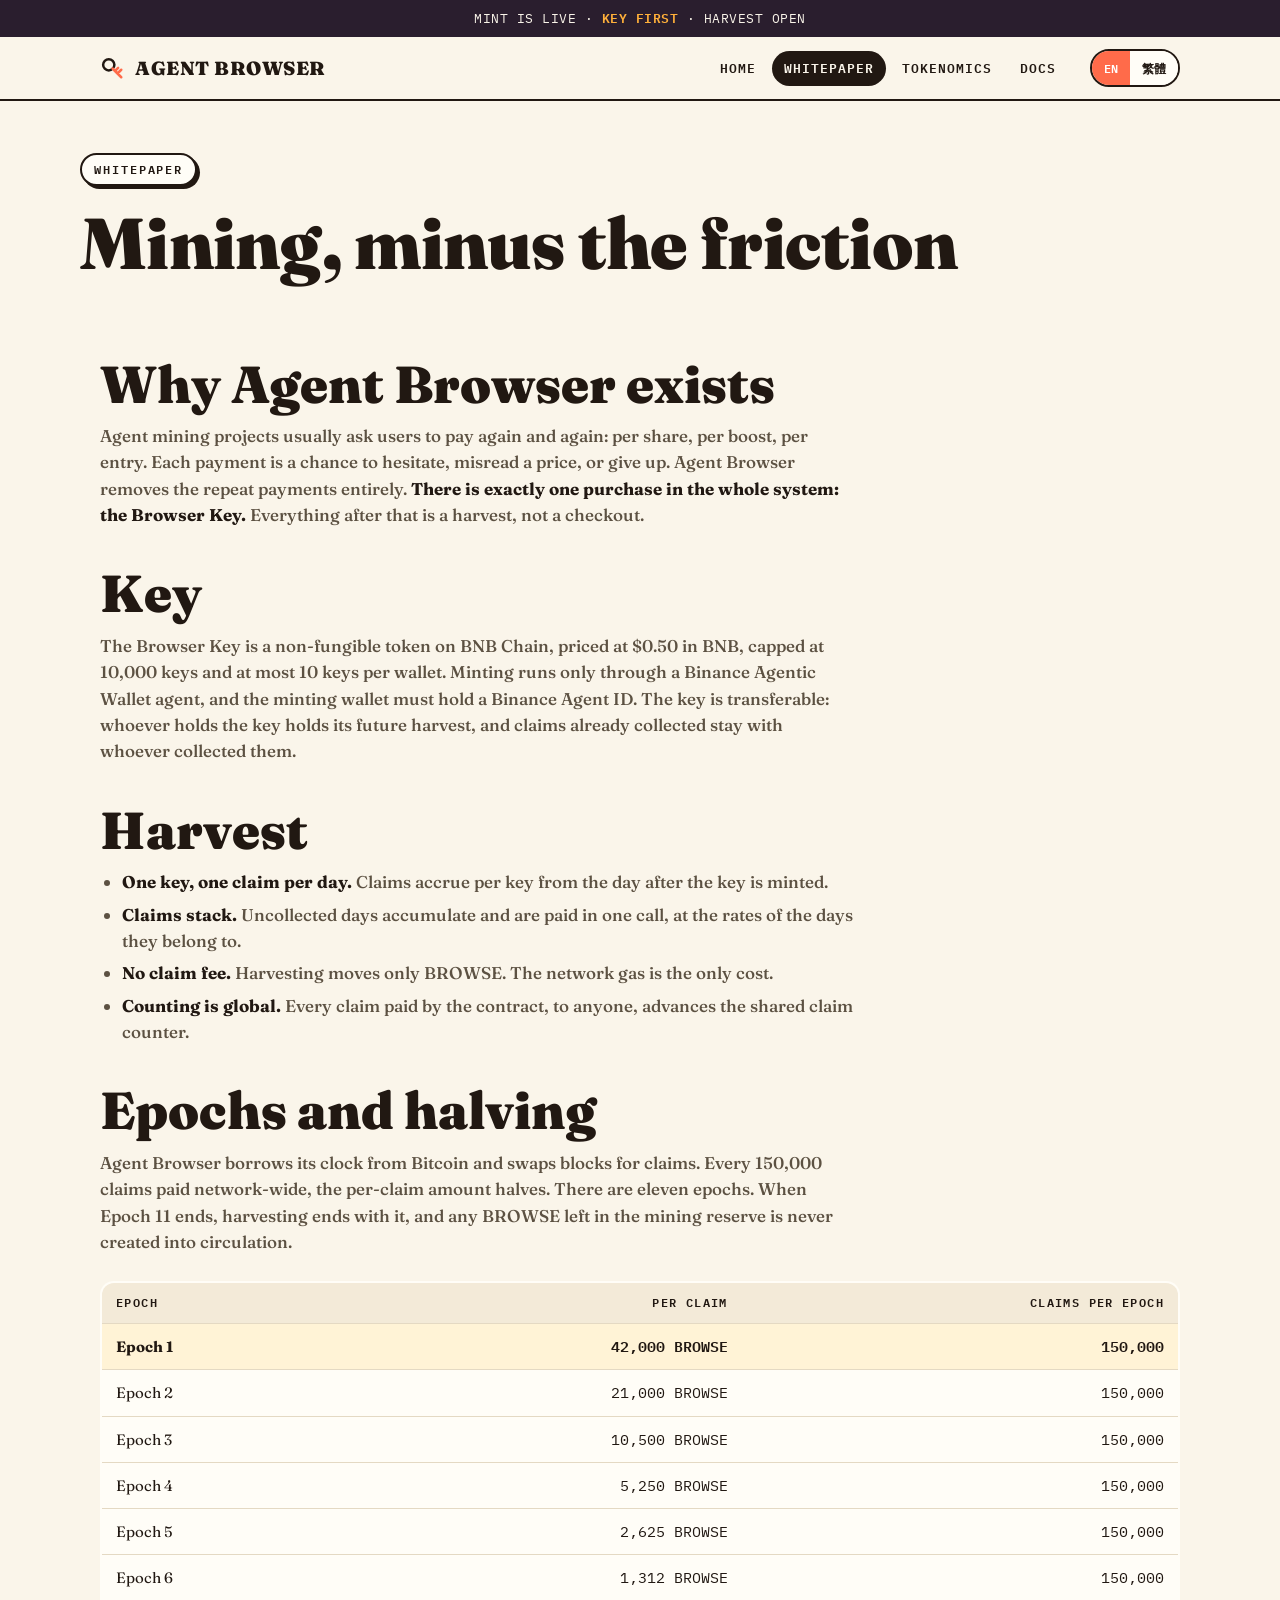
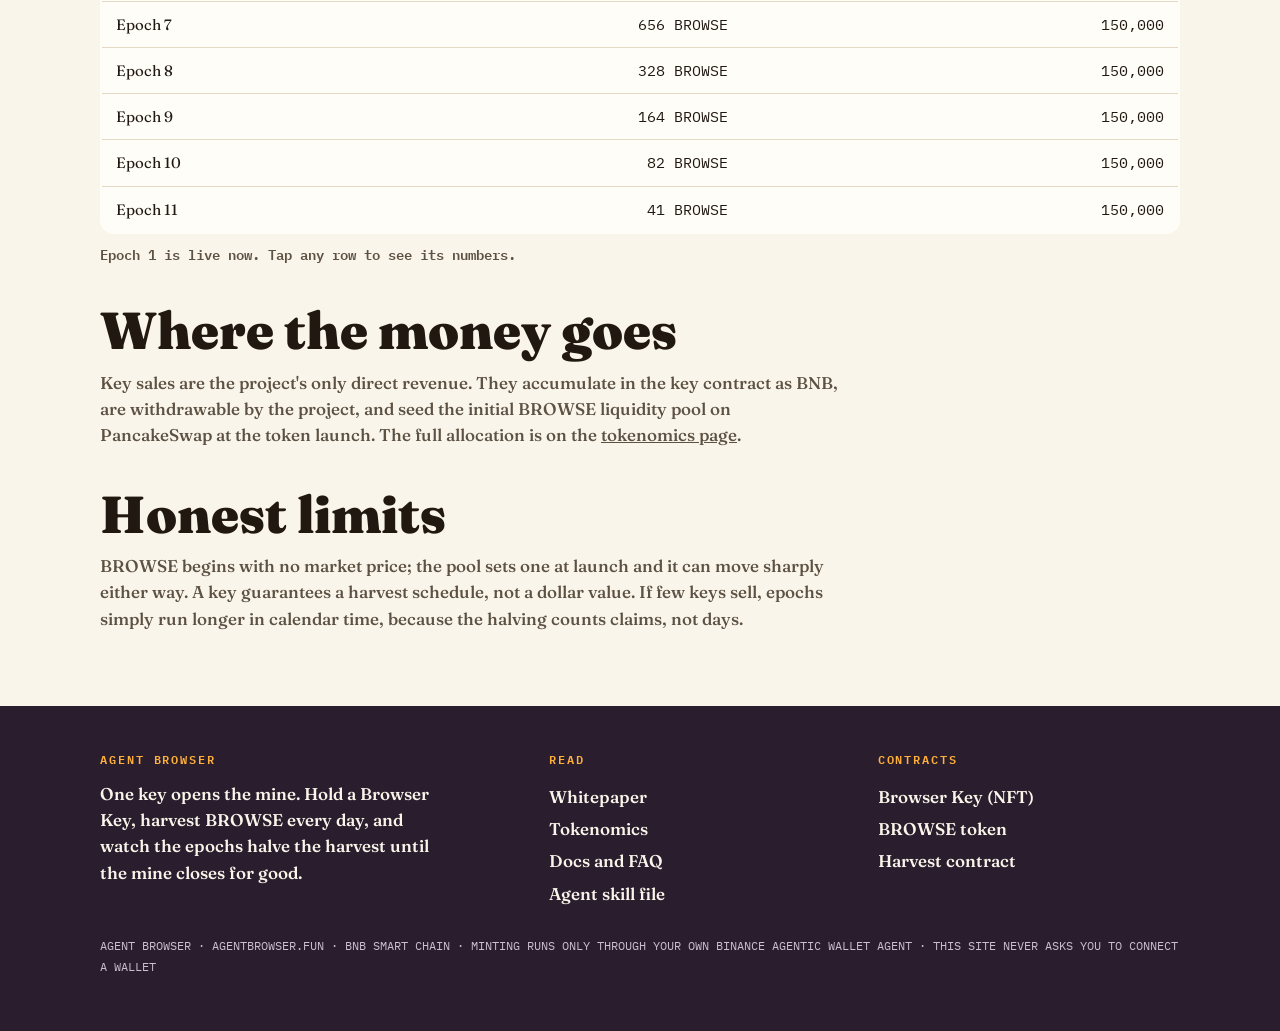
<file: whitepaper.html>
<!DOCTYPE html>
<html lang="en" data-lang="en"><head><meta charset="utf-8"><meta name="viewport" content="width=device-width, initial-scale=1">
<title>Whitepaper · Agent Browser</title>
<meta name="description" content="The Agent Browser whitepaper: one NFT key, a daily token harvest, and an eleven-epoch halving schedule.">
<link rel="icon" href="/favicon.svg?v=1"><link rel="stylesheet" href="/style.css?v=15"></head>
<body>
<div class="strip"><span class="en">MINT IS LIVE · <b>KEY FIRST</b> · HARVEST OPEN</span><span class="zh">鑄造現已開放 · <b>先有鑰匙</b> · 收穫已開放</span></div>
<header class="top"><div class="wrap top-in"><a class="logo" href="/"><svg class="keydot" viewBox="0 0 40 40" fill="none" aria-hidden="true"><circle cx="14" cy="14" r="9" stroke="#211812" stroke-width="4"/><path d="M20 20 L34 34 M28 28 L34 22 M24 24 L29 19" stroke="#FF6B4A" stroke-width="4" stroke-linecap="round"/></svg>AGENT&nbsp;BROWSER</a><span class="langsw"><button id="swEn" onclick="setLang('en')">EN</button><button id="swZh" onclick="setLang('zh')">繁體</button></span><nav class="main"><a href="/" class=""><span class="en">Home</span><span class="zh">主頁</span></a><a href="/whitepaper.html" class="on"><span class="en">Whitepaper</span><span class="zh">白皮書</span></a><a href="/tokenomics.html" class=""><span class="en">Tokenomics</span><span class="zh">代幣經濟</span></a><a href="/docs.html" class=""><span class="en">Docs</span><span class="zh">文件</span></a></nav></div></header>
<div class="wrap pagehead"><span class="tag"><span class="en">Whitepaper</span><span class="zh">白皮書</span></span><h1 style="font-size:clamp(40px,8vw,72px)"><span class="en">Mining, minus the friction</span><span class="zh">挖礦，減去所有阻力</span></h1></div>
<section class="blk doc" style="border-bottom:none"><div class="wrap">
<h2><span class="en">Why Agent Browser exists</span><span class="zh">Agent Browser 為何存在</span></h2>
<p><span class="en">Agent mining projects usually ask users to pay again and again: per share, per boost, per entry. Each payment is a chance to hesitate, misread a price, or give up. Agent Browser removes the repeat payments entirely.</span><span class="zh">代理挖礦項目通常要求用戶一再付款：逐份、逐次加速、逐次入場。每次付款都是一次猶豫、誤讀價格或放棄的機會。Agent Browser 徹底移除重複付款。</span> <b><span class="en">There is exactly one purchase in the whole system: the Browser Key.</span><span class="zh">整個系統只有一次購買：Browser Key。</span></b> <span class="en">Everything after that is a harvest, not a checkout.</span><span class="zh">之後的一切都是收穫，不是結帳。</span></p>
<h2><span class="en">Key</span><span class="zh">鑰匙</span></h2>
<p><span class="en">The Browser Key is a non-fungible token on BNB Chain, priced at $0.50 in BNB, capped at 10,000 keys and at most 10 keys per wallet. Minting runs only through a Binance Agentic Wallet agent, and the minting wallet must hold a Binance Agent ID. The key is transferable: whoever holds the key holds its future harvest, and claims already collected stay with whoever collected them.</span><span class="zh">Browser Key 是 BNB 鏈上的非同質化代幣，價格為 $0.50 的 BNB，總上限 10,000 把，每個錢包最多 10 把。鑄造只經由 Binance Agentic Wallet 代理進行，鑄造錢包必須持有 Binance Agent ID。鑰匙可以轉讓：持有鑰匙的人擁有其未來收穫，已領取的部分則歸領取者所有。</span></p>
<h2><span class="en">Harvest</span><span class="zh">收穫</span></h2>
<ul>
<li><b><span class="en">One key, one claim per day.</span><span class="zh">一把鑰匙，每日一次領取。</span></b> <span class="en">Claims accrue per key from the day after the key is minted.</span><span class="zh">領取由鑰匙鑄造翌日起逐日累積。</span></li>
<li><b><span class="en">Claims stack.</span><span class="zh">領取可累積。</span></b> <span class="en">Uncollected days accumulate and are paid in one call, at the rates of the days they belong to.</span><span class="zh">未領取的日子會累積起來，以一次呼叫按各日所屬比率支付。</span></li>
<li><b><span class="en">No claim fee.</span><span class="zh">領取不收費用。</span></b> <span class="en">Harvesting moves only BROWSE. The network gas is the only cost.</span><span class="zh">收穫只轉移 BROWSE，網絡 gas 是唯一成本。</span></li>
<li><b><span class="en">Counting is global.</span><span class="zh">計數是全網的。</span></b> <span class="en">Every claim paid by the contract, to anyone, advances the shared claim counter.</span><span class="zh">合約支付的每一次領取，無論對象是誰，都會推進共享的領取計數。</span></li>
</ul>
<h2><span class="en">Epochs and halving</span><span class="zh">週期與減半</span></h2>
<p><span class="en">Agent Browser borrows its clock from Bitcoin and swaps blocks for claims. Every 150,000 claims paid network-wide, the per-claim amount halves. There are eleven epochs. When Epoch 11 ends, harvesting ends with it, and any BROWSE left in the mining reserve is never created into circulation.</span><span class="zh">Agent Browser 借用比特幣的時鐘，把區塊換成領取次數。全網每支付 150,000 次領取，每次領取的金額便減半。週期共有十一個。Epoch 11 結束時，收穫亦隨之結束，挖礦儲備中剩餘的 BROWSE 永遠不會進入流通。</span></p>
<table class="sched"><tr><th>Epoch</th><th class="n"><span class="en">Per claim</span><span class="zh">每次領取</span></th><th class="n"><span class="en">Claims per epoch</span><span class="zh">每週期領取次數</span></th></tr><tr class="now" data-e="1" data-p="42,000" data-f="0" data-t="150,000"><td>Epoch 1</td><td class="n">42,000 BROWSE</td><td class="n">150,000</td></tr><tr data-e="2" data-p="21,000" data-f="150,000" data-t="300,000"><td>Epoch 2</td><td class="n">21,000 BROWSE</td><td class="n">150,000</td></tr><tr data-e="3" data-p="10,500" data-f="300,000" data-t="450,000"><td>Epoch 3</td><td class="n">10,500 BROWSE</td><td class="n">150,000</td></tr><tr data-e="4" data-p="5,250" data-f="450,000" data-t="600,000"><td>Epoch 4</td><td class="n">5,250 BROWSE</td><td class="n">150,000</td></tr><tr data-e="5" data-p="2,625" data-f="600,000" data-t="750,000"><td>Epoch 5</td><td class="n">2,625 BROWSE</td><td class="n">150,000</td></tr><tr data-e="6" data-p="1,312" data-f="750,000" data-t="900,000"><td>Epoch 6</td><td class="n">1,312 BROWSE</td><td class="n">150,000</td></tr><tr data-e="7" data-p="656" data-f="900,000" data-t="1,050,000"><td>Epoch 7</td><td class="n">656 BROWSE</td><td class="n">150,000</td></tr><tr data-e="8" data-p="328" data-f="1,050,000" data-t="1,200,000"><td>Epoch 8</td><td class="n">328 BROWSE</td><td class="n">150,000</td></tr><tr data-e="9" data-p="164" data-f="1,200,000" data-t="1,350,000"><td>Epoch 9</td><td class="n">164 BROWSE</td><td class="n">150,000</td></tr><tr data-e="10" data-p="82" data-f="1,350,000" data-t="1,500,000"><td>Epoch 10</td><td class="n">82 BROWSE</td><td class="n">150,000</td></tr><tr data-e="11" data-p="41" data-f="1,500,000" data-t="1,650,000"><td>Epoch 11</td><td class="n">41 BROWSE</td><td class="n">150,000</td></tr></table><p class="schedinfo" id="schedInfo"><span class="en">Epoch 1 is live now. Tap any row to see its numbers.</span><span class="zh">Epoch 1 現正進行。點按任何一行查看其數字。</span></p>
<h2><span class="en">Where the money goes</span><span class="zh">資金流向</span></h2>
<p><span class="en">Key sales are the project's only direct revenue. They accumulate in the key contract as BNB, are withdrawable by the project, and seed the initial BROWSE liquidity pool on PancakeSwap at the token launch. The full allocation is on the</span><span class="zh">鑰匙銷售是項目唯一的直接收入。收入以 BNB 累積在鑰匙合約內，可由項目提取，並於代幣上線時為 PancakeSwap 的 BROWSE 初始流動池提供種子資金。完整分配見</span> <a href="/tokenomics.html"><span class="en">tokenomics page</span><span class="zh">代幣經濟頁面</span></a>.</p>
<h2><span class="en">Honest limits</span><span class="zh">誠實的界限</span></h2>
<p><span class="en">BROWSE begins with no market price; the pool sets one at launch and it can move sharply either way. A key guarantees a harvest schedule, not a dollar value. If few keys sell, epochs simply run longer in calendar time, because the halving counts claims, not days.</span><span class="zh">BROWSE 起始時沒有市場價格；價格由上線時的流動池定出，可向任一方向大幅波動。鑰匙保證的是收穫時間表，不是美元價值。若鑰匙銷售緩慢，週期在日曆時間上只會拉長，因為減半數的是領取次數，不是日子。</span></p>
</div></section>
<footer><div class="wrap">
<div class="cols">
<div><h4>Agent Browser</h4><p style="font-weight:560;max-width:340px"><span class="en">One key opens the mine. Hold a Browser Key, harvest BROWSE every day, and watch the epochs halve the harvest until the mine closes for good.</span><span class="zh">一把鑰匙打開礦場。持有 Browser Key，每日收穫 BROWSE，見證每個週期令收穫減半，直至礦場永遠關閉。</span></p></div>
<div><h4><span class="en">Read</span><span class="zh">閱讀</span></h4><a href="/whitepaper.html"><span class="en">Whitepaper</span><span class="zh">白皮書</span></a><a href="/tokenomics.html"><span class="en">Tokenomics</span><span class="zh">代幣經濟</span></a><a href="/docs.html"><span class="en">Docs and FAQ</span><span class="zh">文件與常見問題</span></a><a href="/agentbrowser-skill.md"><span class="en">Agent skill file</span><span class="zh">代理技能檔案</span></a></div>
<div><h4><span class="en">Contracts</span><span class="zh">合約</span></h4><a href="https://bscscan.com/token/0x6F61c7467eABe2139598CE49B6Fd2022880478f9"><span class="en">Browser Key (NFT)</span><span class="zh">Browser Key (NFT)</span></a><a href="https://bscscan.com/token/0x119Fa3BF44A32692aBC06D2c7E9b8059C81FCC6e"><span class="en">BROWSE token</span><span class="zh">BROWSE 代幣</span></a><a href="https://bscscan.com/address/0x397a913A3EaD02018bCBb82b67b1b70B1d9EB0A3"><span class="en">Harvest contract</span><span class="zh">收穫合約</span></a></div>
</div>
<p class="fine">AGENT BROWSER · AGENTBROWSER.FUN · BNB SMART CHAIN · <span class="en">MINTING RUNS ONLY THROUGH YOUR OWN BINANCE AGENTIC WALLET AGENT · THIS SITE NEVER ASKS YOU TO CONNECT A WALLET</span><span class="zh">鑄造只經由你自己的 BINANCE AGENTIC WALLET 代理進行 · 本站永不要求連接錢包</span></p>
</div></footer>
<script src="/lang.js?v=1"></script>
<script src="/app.js?v=6"></script>
</body></html>
</file>
<file: style.css>
@font-face { font-family: "Fraunces"; src: url("/fonts/Fraunces.ttf") format("truetype"); font-weight: 100 900; font-display: swap; }
@font-face { font-family: "PlexMono"; src: url("/fonts/PlexMono.ttf") format("truetype"); font-weight: 400; font-display: swap; }
@font-face { font-family: "PlexMono"; src: url("/fonts/PlexMono-SemiBold.ttf") format("truetype"); font-weight: 600; font-display: swap; }
:root { --paper: #FAF5EA; --paper2: #F3EAD8; --ink: #211812; --ink2: #5C5142; --coral: #FF6B4A; --amber: #FFB03A; --violet: #6C4CF1; --plum: #2A1E2E; --line: #211812; --card: #FFFDF7; --pad: 20px; }
* { margin: 0; padding: 0; box-sizing: border-box; }
html { scroll-behavior: smooth; }
body { background: var(--paper); color: var(--ink); font-family: "Fraunces", "Noto Sans TC", Georgia, serif; font-size: 17px; line-height: 1.55; }
html[data-lang="en"] .zh { display: none !important; }
html[data-lang="zh"] .en { display: none !important; }
a { color: inherit; }
.wrap { max-width: 1120px; margin: 0 auto; padding: 0 var(--pad); }
header.top { position: sticky; top: 0; z-index: 50; background: var(--paper); border-bottom: 2px solid var(--line); }
.top-in { display: flex; align-items: center; gap: 14px; padding-top: 12px; padding-bottom: 12px; }
.logo { font-weight: 900; font-size: 19px; letter-spacing: .5px; text-decoration: none; display: flex; align-items: center; gap: 10px; }
.logo .keydot { width: 25px; height: 25px; flex: none; }
nav.main { margin-left: auto; display: flex; gap: 4px; flex-wrap: wrap; align-items: center; order: 2; }
.langsw { order: 3; }
nav.main a { font-family: "PlexMono", monospace; font-size: 12.5px; font-weight: 600; text-transform: uppercase; letter-spacing: .08em; text-decoration: none; padding: 8px 12px; border-radius: 999px; }
nav.main a:hover, nav.main a.on { background: var(--ink); color: var(--paper); }
.langsw { display: flex; border: 2px solid var(--line); border-radius: 999px; overflow: hidden; margin-left: 8px; }
.langsw button { font-family: "PlexMono", monospace; font-size: 12px; font-weight: 600; padding: 7px 12px; background: var(--card); border: none; cursor: pointer; color: var(--ink); }
.langsw button.on { background: var(--coral); color: #fff; }
.strip { background: var(--plum); color: var(--paper); font-family: "PlexMono", monospace; font-size: 12.5px; text-align: center; padding: 9px 14px; letter-spacing: .04em; white-space: nowrap; overflow: hidden; text-overflow: ellipsis; }
.strip b { color: var(--amber); }
.hero { position: relative; overflow: hidden; border-bottom: 2px solid var(--line); }
.strata { position: absolute; inset: 0; display: flex; flex-direction: column; }
.strata i { flex: 1; display: block; }
.hero-in { position: relative; padding-top: 64px; padding-bottom: 56px; }
.eyebrow { font-family: "PlexMono", monospace; font-size: 12.5px; font-weight: 600; letter-spacing: .18em; text-transform: uppercase; background: var(--card); border: 2px solid var(--line); display: inline-block; padding: 6px 14px; border-radius: 999px; box-shadow: 4px 4px 0 var(--line); }
h1 { font-size: clamp(46px, 10vw, 104px); font-weight: 900; line-height: .98; letter-spacing: -0.01em; margin: 22px 0 6px; }
h1 .sun { color: var(--plum); text-shadow: 3px 3px 0 var(--amber); }
.lede { font-size: clamp(19px, 3.4vw, 26px); max-width: 640px; font-weight: 560; }
.lede b { background: var(--amber); padding: 0 6px; border-radius: 4px; white-space: nowrap; }
.hero-cta { display: flex; gap: 12px; margin-top: 26px; flex-wrap: wrap; }
.btn { font-family: "PlexMono", monospace; font-weight: 600; font-size: 14px; text-decoration: none; border: 2px solid var(--line); border-radius: 999px; padding: 13px 22px; background: var(--card); box-shadow: 4px 4px 0 var(--line); display: inline-block; }
.btn.hot { background: var(--coral); color: #fff; }
.btn:active { transform: translate(2px, 2px); box-shadow: 2px 2px 0 var(--line); }
.sun-disc { position: absolute; right: 4%; top: 30px; width: clamp(120px, 22vw, 230px); height: auto; }
.board { background: var(--plum); color: var(--paper); border-bottom: 2px solid var(--line); }
.board-in { display: grid; grid-template-columns: repeat(4, 1fr); }
.cell { padding: 20px 18px; border-left: 1px solid #4a3a4e; display: flex; flex-direction: column; }
.cell:first-child { border-left: none; }
.cell .k { font-family: "PlexMono", monospace; font-size: 11px; letter-spacing: .16em; text-transform: uppercase; color: var(--amber); white-space: nowrap; }
.cell .v { font-size: clamp(24px, 4.6vw, 38px); font-weight: 900; line-height: 1.1; margin-top: 4px; white-space: nowrap; }
.cell .s { font-family: "PlexMono", monospace; font-size: 12px; color: #CBBFD2; }
.bar { height: 10px; background: #4a3a4e; border-radius: 99px; margin-top: auto; overflow: hidden; }
.cell .s { padding-bottom: 10px; }
.bar i { display: block; height: 100%; background: linear-gradient(90deg, var(--amber), var(--coral)); border-radius: 99px; }
section.blk { padding: 64px 0; border-bottom: 2px solid var(--line); }
section.blk.alt { background: var(--paper2); }
.tag { font-family: "PlexMono", monospace; font-size: 12px; font-weight: 600; letter-spacing: .16em; text-transform: uppercase; display: inline-block; border: 2px solid var(--line); padding: 5px 12px; border-radius: 999px; background: var(--card); box-shadow: 3px 3px 0 var(--line); }
h2 { font-size: clamp(32px, 6vw, 52px); font-weight: 900; line-height: 1.05; margin: 18px 0 12px; }
.sub { font-size: 19px; max-width: 660px; color: var(--ink2); font-weight: 520; }
.cards { display: grid; grid-template-columns: repeat(3, 1fr); gap: 16px; margin-top: 30px; }
.card { background: var(--card); border: 2px solid var(--line); border-radius: 18px; padding: 22px; box-shadow: 5px 5px 0 var(--line); }
.card h3 { font-size: 21px; font-weight: 900; margin-bottom: 8px; }
.card p { color: var(--ink2); font-size: 15.5px; font-weight: 520; }
.card .big { font-size: 34px; font-weight: 900; }
.facts { display: grid; grid-template-columns: repeat(4, 1fr); gap: 12px; margin-top: 26px; }
.fact { border: 2px solid var(--line); border-radius: 14px; padding: 14px 16px; background: var(--card); }
.fact .k { font-family: "PlexMono", monospace; font-size: 11px; letter-spacing: .14em; text-transform: uppercase; color: var(--ink2); white-space: nowrap; }
.fact .v { font-weight: 900; font-size: 20px; margin-top: 3px; }
table.sched { width: 100%; border-collapse: collapse; margin-top: 26px; background: var(--card); border: 2px solid var(--line); border-radius: 14px; overflow: hidden; }
table.sched th, table.sched td { padding: 11px 14px; text-align: left; border-bottom: 1px solid #E4D9C3; font-size: 15px; }
table.sched th { font-family: "PlexMono", monospace; font-size: 11.5px; letter-spacing: .12em; text-transform: uppercase; background: var(--paper2); }
table.sched td.n, table.sched th.n { text-align: right; font-family: "PlexMono", monospace; }
table.sched tr.now td { background: #FFF3D6; font-weight: 700; }
table.sched td:first-child { white-space: nowrap; }
.steps { display: grid; grid-template-columns: repeat(3, 1fr); gap: 16px; margin-top: 30px; }
.step { border: 2px solid var(--line); border-radius: 18px; padding: 22px; background: var(--card); box-shadow: 5px 5px 0 var(--line); }
.step .no { font-family: "PlexMono", monospace; font-weight: 600; font-size: 12px; background: var(--ink); color: var(--paper); display: inline-block; padding: 4px 10px; border-radius: 999px; }
.step h3 { font-size: 20px; font-weight: 900; margin: 12px 0 6px; }
.step p { color: var(--ink2); font-size: 15.5px; font-weight: 520; }
.prompt { margin-top: 26px; border: 2px dashed var(--line); border-radius: 14px; padding: 18px; background: #FFF8E8; }
.prompt .k { font-family: "PlexMono", monospace; font-size: 11.5px; letter-spacing: .14em; text-transform: uppercase; }
.prompt p { font-size: 17px; font-weight: 560; margin-top: 6px; }
.alloc { margin-top: 24px; display: grid; gap: 10px; }
.alloc .row { display: grid; grid-template-columns: 180px 1fr 90px; gap: 12px; align-items: center; }
.alloc .nm { font-weight: 700; font-size: 15.5px; }
.alloc .track { height: 22px; border: 2px solid var(--line); border-radius: 99px; overflow: hidden; background: var(--card); }
.alloc .fill { height: 100%; }
.alloc .pc { font-family: "PlexMono", monospace; font-weight: 600; text-align: right; }
footer { background: var(--plum); color: var(--paper); padding: 44px 0 54px; }
footer .cols { display: grid; grid-template-columns: 1.4fr 1fr 1fr; gap: 26px; }
footer h4 { font-family: "PlexMono", monospace; font-size: 12px; letter-spacing: .16em; text-transform: uppercase; color: var(--amber); margin-bottom: 12px; }
footer a { display: block; color: var(--paper); text-decoration: none; padding: 3px 0; font-weight: 560; }
footer .fine { font-family: "PlexMono", monospace; font-size: 12px; color: #CBBFD2; margin-top: 26px; line-height: 1.7; }
.doc h2 { margin-top: 38px; }
.doc h2:first-child { margin-top: 0; }
.doc p { max-width: 740px; color: var(--ink2); font-weight: 520; margin: 10px 0; }
.doc p b, .doc li b { color: var(--ink); }
.doc ul { max-width: 740px; margin: 10px 0 10px 22px; color: var(--ink2); font-weight: 520; }
.doc li { margin: 6px 0; }
.pagehead { padding: 52px 0 8px; }
html, body { overflow-x: hidden; overflow-x: clip; }
html { -webkit-text-size-adjust: 100%; text-size-adjust: 100%; }
.doc p, .doc li, .lede, .sub { overflow-wrap: anywhere; }
.prompt p, footer .fine { overflow-wrap: break-word; }
img, svg { max-width: 100%; }

/* Interaktivitas: reveal, tooltip chart, copy prompt, tilt */
.rv { opacity: 0; transform: translateY(14px); transition: opacity .6s ease, transform .6s ease; }
.rv.on { opacity: 1; transform: none; }
header.site.scrolled { box-shadow: 0 3px 0 rgba(33,24,18,.9); }
.prompt { cursor: pointer; }
.prompt:active { transform: translate(2px, 2px); box-shadow: 2px 2px 0 var(--line); }
.prompt.copied { border-color: var(--coral); }
.prompt.copied .k::after { content: " · COPIED ✓"; color: var(--coral); }
html[data-lang="zh"] .prompt.copied .k::after { content: " · 已複製 ✓"; }
.chartcard { position: relative; }
.tip { position: absolute; pointer-events: none; background: var(--ink); color: var(--paper); font-family: "PlexMono", monospace; font-size: 12px; padding: 6px 10px; border-radius: 8px; white-space: nowrap; opacity: 0; transition: opacity .15s ease; z-index: 5; }
.tip.show { opacity: 1; }
svg .hz { fill: transparent; }
svg .hz:hover { fill: rgba(255,107,74,.10); }
table.sched tr[data-e] { cursor: pointer; }
table.sched tr.sel td { background: #FFE9D6; font-weight: 700; }
.schedinfo { font-family: "PlexMono", monospace; font-size: 13.5px; margin-top: 12px; color: var(--ink2); }
.keycard { transition: transform .25s ease; transform-style: preserve-3d; }
@media (prefers-reduced-motion: reduce) { .rv { opacity: 1; transform: none; transition: none; } .keycard { transition: none; } }
/* Latar interaktif hero: canvas percikan, lampu pointer, paralaks strata */
.hero canvas.fx { position: absolute; inset: 0; width: 100%; height: 100%; pointer-events: none; z-index: 1; }
.hero::after { content: ""; position: absolute; inset: 0; z-index: 1; pointer-events: none; background: radial-gradient(440px circle at var(--mx, 72%) var(--my, 26%), rgba(255, 214, 130, .38), rgba(255, 214, 130, 0) 62%); }
.hero .strata { top: -24px; }
.hero-in { z-index: 2; }
.sun-disc { z-index: 2; }
@media (prefers-reduced-motion: reduce) { .hero::after { display: none; } }
.launch { background: var(--plum); color: var(--paper); border-bottom: 3px solid var(--line); }
.launch-in { padding-top: 26px; padding-bottom: 26px; display: flex; flex-wrap: wrap; gap: 14px 28px; align-items: center; justify-content: space-between; }
.launch h2 { color: var(--paper); font-size: clamp(26px, 4.5vw, 38px); margin: 0; }
.launch h2 .sun { color: var(--amber); }
.launch .when { font-family: "PlexMono", monospace; font-size: 14px; color: #D8CDB4; margin-top: 6px; }
.cd { display: flex; gap: 10px; }
.cd .u { background: rgba(250,245,234,.08); border: 2px solid rgba(250,245,234,.35); border-radius: 12px; padding: 8px 0; width: 74px; text-align: center; }
.cd .n { font-family: "PlexMono", monospace; font-weight: 600; font-size: 26px; }
.cd .l { font-family: "PlexMono", monospace; font-size: 10px; letter-spacing: .14em; color: #D8CDB4; }
.keycard { width: 100%; max-width: 340px; aspect-ratio: 8 / 5; border: 2px solid var(--line); border-radius: 20px; overflow: hidden; box-shadow: 8px 8px 0 var(--line); background: var(--plum); color: var(--paper); display: flex; flex-direction: column; }
.keycard .bands { flex: 1; display: flex; flex-direction: column; position: relative; }
.keycard .bands i { flex: 1; display: block; }
.keycard .kkey { position: absolute; inset: 0; display: flex; align-items: center; justify-content: center; }
.keycard .kfoot { display: flex; justify-content: space-between; align-items: center; gap: 10px; padding: 12px 16px; font-family: "PlexMono", monospace; font-size: 12px; letter-spacing: .12em; }
.keycard .kfoot span { white-space: nowrap; }
.keywrap { display: grid; grid-template-columns: 1fr 360px; gap: 28px; align-items: center; margin-top: 8px; }
/* Interaktif v6: titik epoch, kalkulator panen, chip tap kunci */
.edots { display: flex; gap: 7px; margin-top: 12px; flex-wrap: wrap; }
.edots button { width: 15px; height: 15px; border-radius: 50%; border: 2px solid rgba(250,245,234,.45); background: transparent; padding: 0; cursor: pointer; }
.edots button.done { background: rgba(250,245,234,.45); }
.edots button.now { background: var(--amber); border-color: var(--amber); }
.edots button.sel { box-shadow: 0 0 0 3px rgba(255,176,58,.35); border-color: var(--paper); }
.einfo { margin-top: 9px; font-family: "PlexMono", monospace; font-size: 12.5px; color: #E9DFC9; min-height: 1.25em; }
.calc { background: var(--plum); color: var(--paper); border-radius: 18px; padding: 22px; margin-top: 26px; }
.calc .ct { font-family: "Fraunces", serif; font-weight: 900; font-size: 25px; margin-bottom: 14px; }
.calc .row { display: grid; grid-template-columns: 1fr 1fr; gap: 8px 22px; }
.calc label { font-family: "PlexMono", monospace; font-size: 12px; letter-spacing: .08em; text-transform: uppercase; color: #E9DFC9; display: flex; justify-content: space-between; align-items: baseline; }
.calc label b { font-size: 17px; color: var(--amber); }
.calc input[type="range"] { width: 100%; accent-color: var(--amber); height: 30px; cursor: pointer; background: transparent; }
.calc .out { margin-top: 14px; border-top: 1px dashed rgba(250,245,234,.3); padding-top: 14px; display: flex; align-items: baseline; gap: 12px; flex-wrap: wrap; }
.calc .total { font-family: "Fraunces", serif; font-weight: 900; font-size: clamp(34px, 6vw, 46px); color: var(--amber); line-height: 1; }
.calc .unit { font-family: "PlexMono", monospace; font-size: 13px; letter-spacing: .12em; color: #E9DFC9; }
.calc .perday { font-family: "PlexMono", monospace; font-size: 13.5px; color: var(--paper); }
.calc .note { font-size: 12.5px; color: #CBBFA5; margin-top: 10px; line-height: 1.55; }
.keycard { position: relative; cursor: pointer; }
.keycard .ktap { text-align: center; font-family: "PlexMono", monospace; font-size: 10.5px; letter-spacing: .16em; text-transform: uppercase; color: #D8CDB4; padding: 0 0 11px; }
.keycard.pulse { animation: kpulse .32s ease; }
@keyframes kpulse { 40% { transform: scale(.975); } }
.chip { position: absolute; font-family: "PlexMono", monospace; font-weight: 700; font-size: 14px; color: var(--amber); background: rgba(42,30,46,.92); border: 2px solid var(--amber); padding: 4px 11px; border-radius: 999px; pointer-events: none; animation: crise 1.15s ease-out forwards; z-index: 6; white-space: nowrap; }
@keyframes crise { from { transform: translate(-50%, 0); opacity: 0; } 12% { opacity: 1; } to { transform: translate(-50%, -74px); opacity: 0; } }
@media (max-width: 640px) { .calc .row { grid-template-columns: 1fr; } }
@media (prefers-reduced-motion: reduce) { .chip { display: none; } .keycard.pulse { animation: none; } }

.chartcard { background: var(--card); border: 2px solid var(--line); border-radius: 18px; padding: 22px; box-shadow: 5px 5px 0 var(--line); margin-top: 16px; }
.chartcard h3 { font-size: 21px; font-weight: 900; }
.chartcard .cap { color: var(--ink2); font-size: 15px; font-weight: 520; margin: 6px 0 14px; }
.chartcard svg { width: 100%; height: auto; display: block; }
.chip { display: inline-block; font-family: "PlexMono", monospace; font-size: 11px; font-weight: 600; letter-spacing: .1em; padding: 4px 10px; border-radius: 999px; border: 2px solid var(--line); background: var(--amber); }
@keyframes floaty { 0%, 100% { transform: translateY(0); } 50% { transform: translateY(-8px); } }
.sun-disc { animation: floaty 7s ease-in-out infinite; }
@media (max-width: 380px) {
  h1 { font-size: 42px; }
  :root { --pad: 16px; }
}
@media (max-width: 820px) {
  .board-in { grid-template-columns: repeat(2, 1fr); }
  .cell:nth-child(3) { border-left: none; }
  .cell:nth-child(n+3) { border-top: 1px solid #4a3a4e; }
  .cards, .steps { grid-template-columns: 1fr; }
  .facts { grid-template-columns: repeat(2, 1fr); }
  footer .cols { grid-template-columns: 1fr; }
  .alloc .row { grid-template-columns: 120px 1fr 64px; }
  .sun-disc { width: 84px; top: auto; bottom: 16px; right: 16px; opacity: 1; }
  .hero-in { padding-top: 40px; padding-bottom: 118px; }
  h1 { font-size: 47px; line-height: 1.02; }
  .lede { font-size: 19px; }
  .eyebrow { max-width: 100%; }
  .eyebrow { font-size: 11px; padding: 5px 11px; }
  .hero-cta { flex-direction: column; align-items: stretch; }
  .hero-cta .btn { text-align: center; }
  .cell { padding: 16px 14px; }
  .cell .v { font-size: 23px; }
  .keywrap { grid-template-columns: 1fr; }
  .keycard { margin: 6px auto 0; }
  table.sched { display: table; }
  table.sched th, table.sched td { padding: 9px 10px; font-size: 13.5px; }
  .prompt p { font-size: 15.5px; }
  .card, .step, .chartcard { box-shadow: 4px 4px 0 var(--line); padding: 18px; }
  section.blk { padding: 46px 0; }
  nav.main a { padding: 6px 8px; font-size: 11px; }
  .logo { font-size: 15px; gap: 7px; }
  .logo .keydot { width: 21px; height: 21px; }
  .top-in { padding-top: 8px; padding-bottom: 8px; gap: 8px; }
  .langsw button { padding: 5px 9px; font-size: 11px; }
  .langsw { margin-left: 2px; }
  .strip { font-size: 10px; padding: 7px 10px; letter-spacing: 0; }
  .top-in { flex-wrap: wrap; }
  .launch-in { flex-direction: column; align-items: stretch; }
  .cd { width: 100%; }
  .cd .u { flex: 1 1 0; width: auto; }
  .keycard .kfoot { font-size: 11px; letter-spacing: .06em; padding: 10px 12px; }
  .logo { order: 1; }
  .langsw { order: 2; margin-left: auto; }
  nav.main { order: 3; flex: 1 1 100%; margin-left: 0; margin-top: 8px; justify-content: space-between; flex-wrap: nowrap; }
  nav.main a { flex: 1 1 0; text-align: center; }
}
</file>
